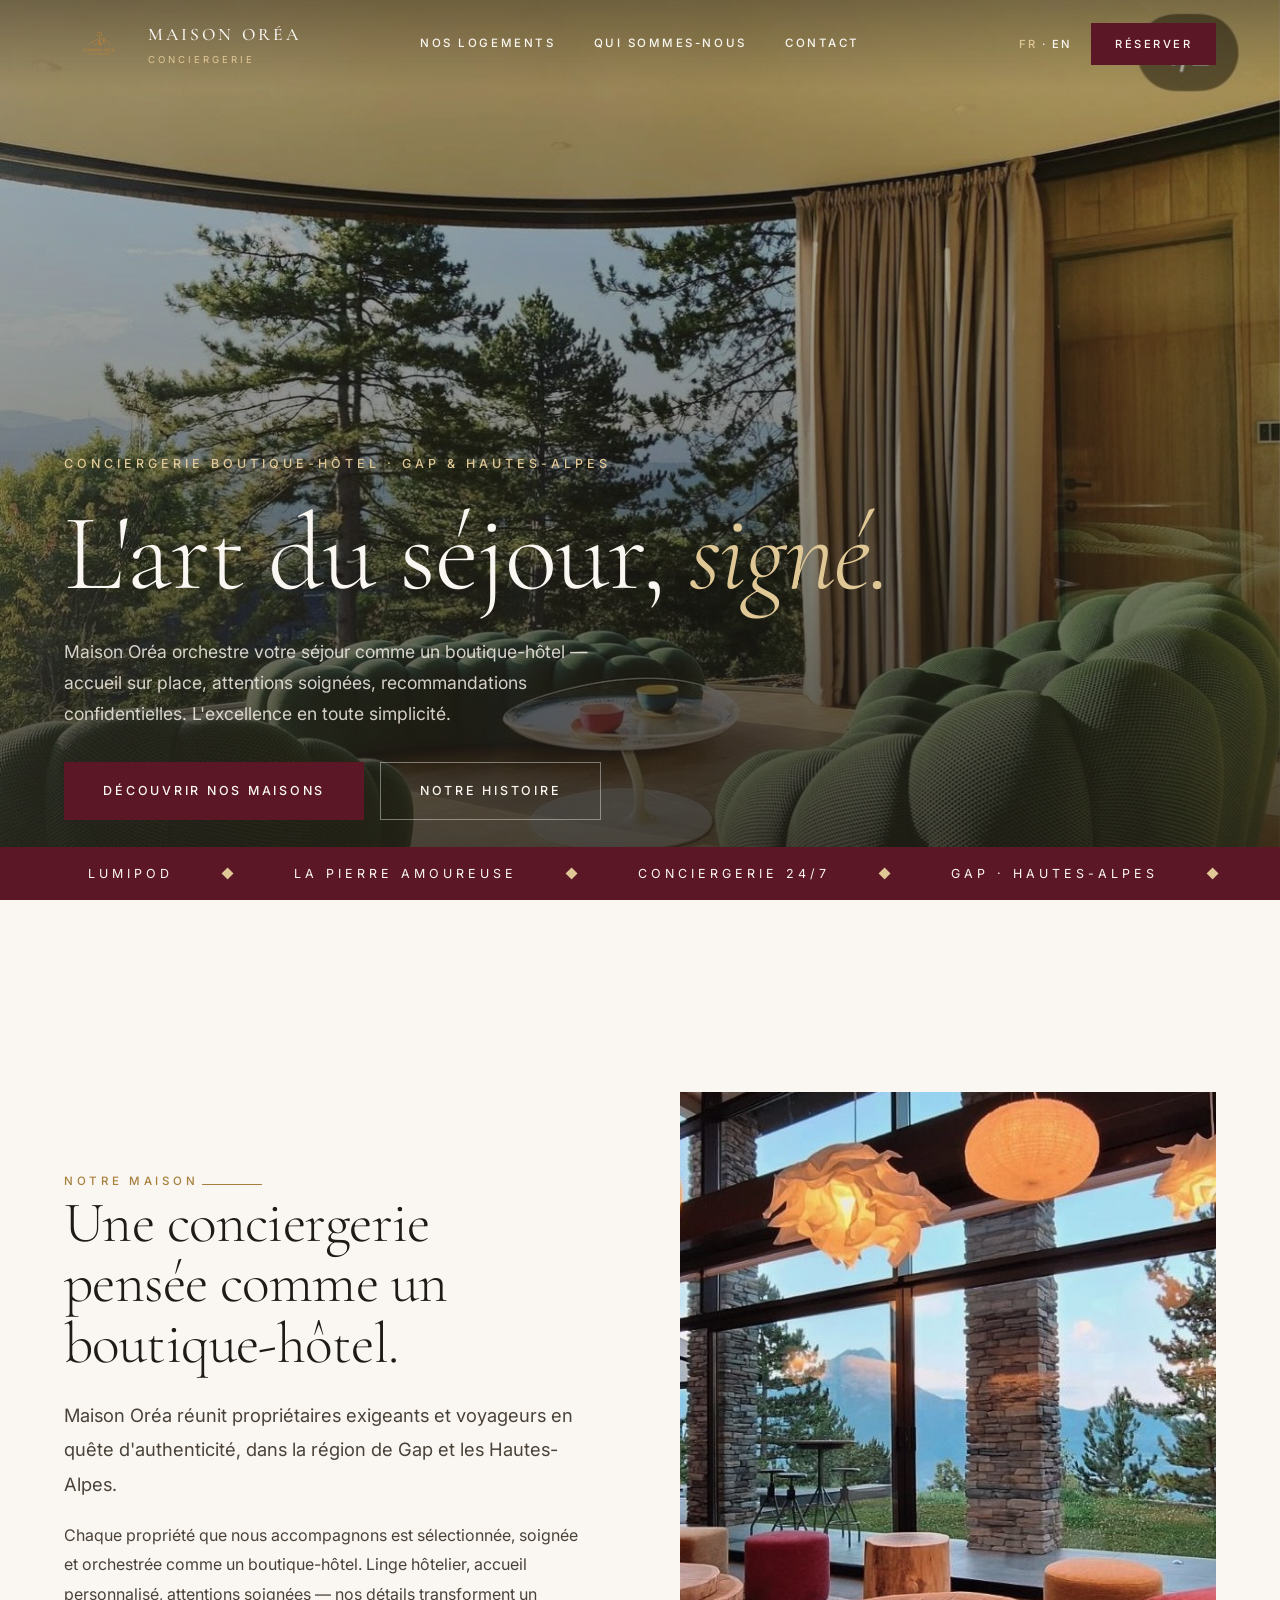
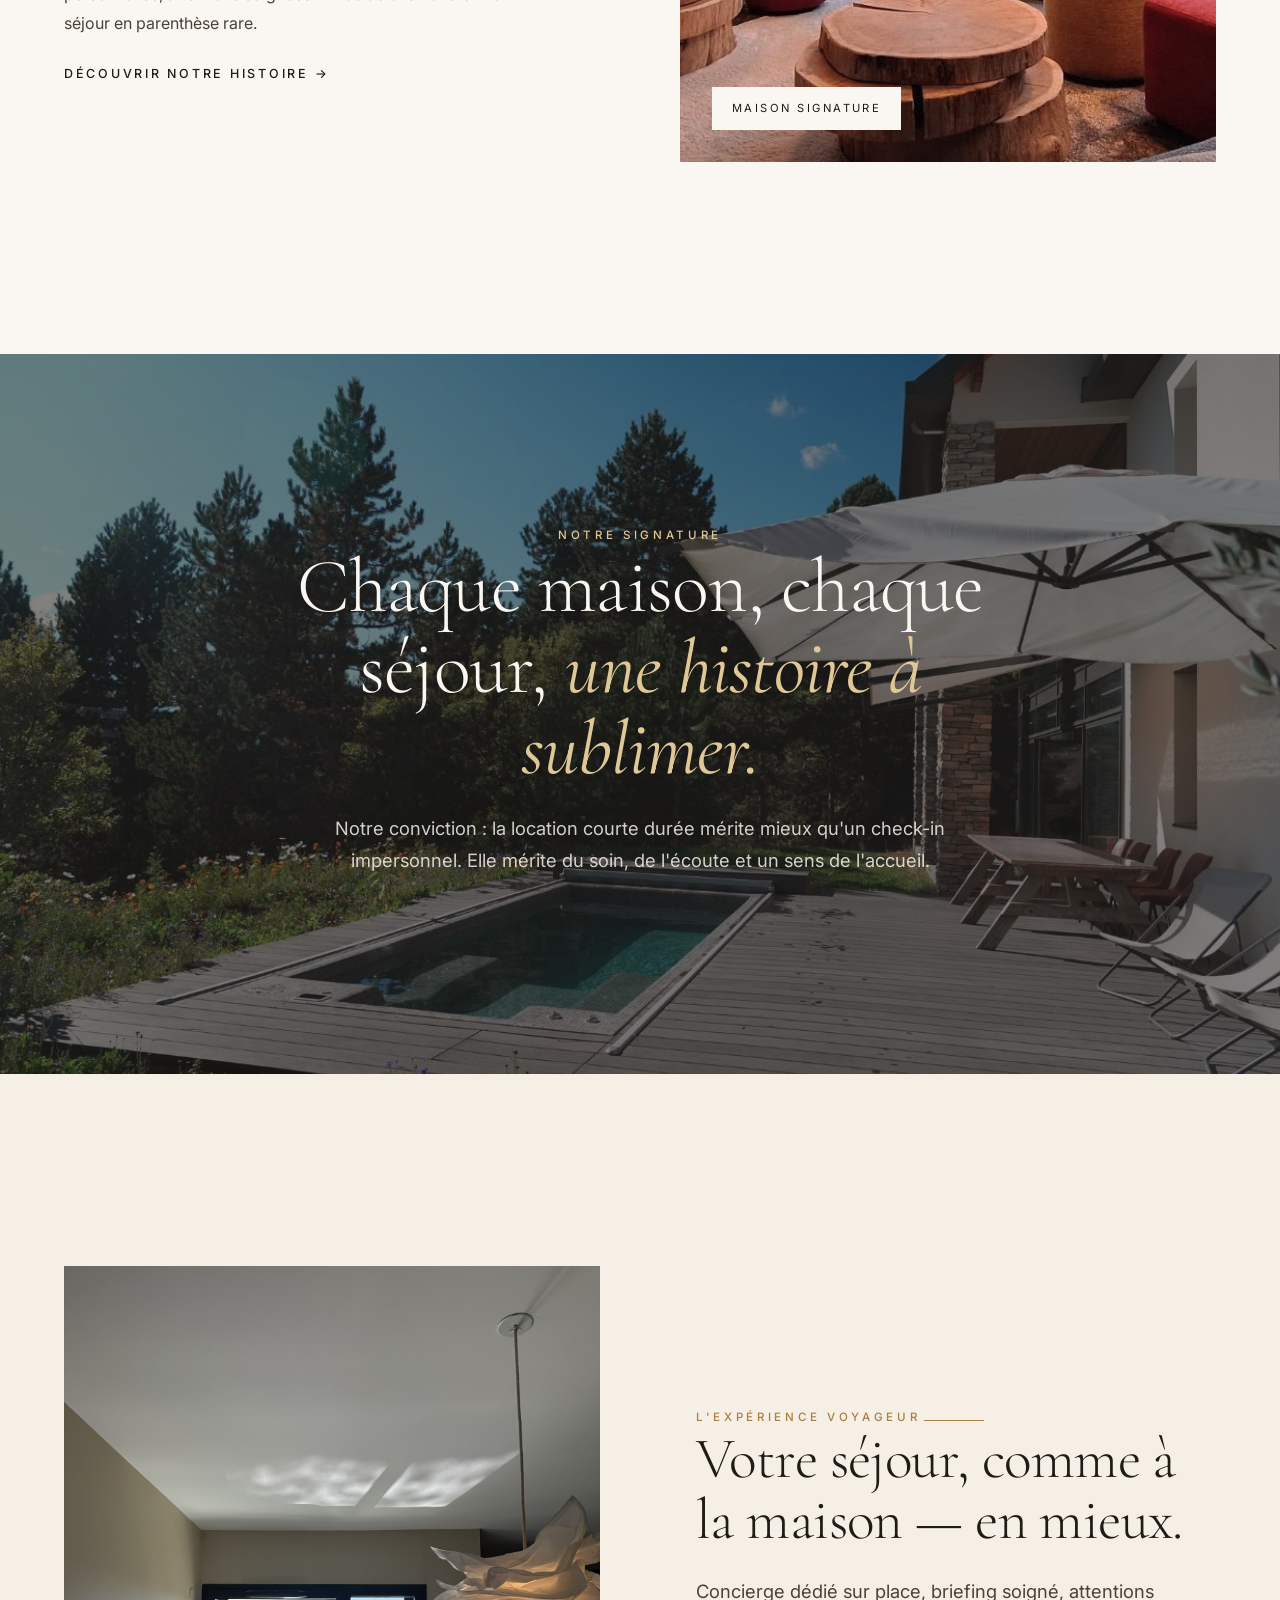
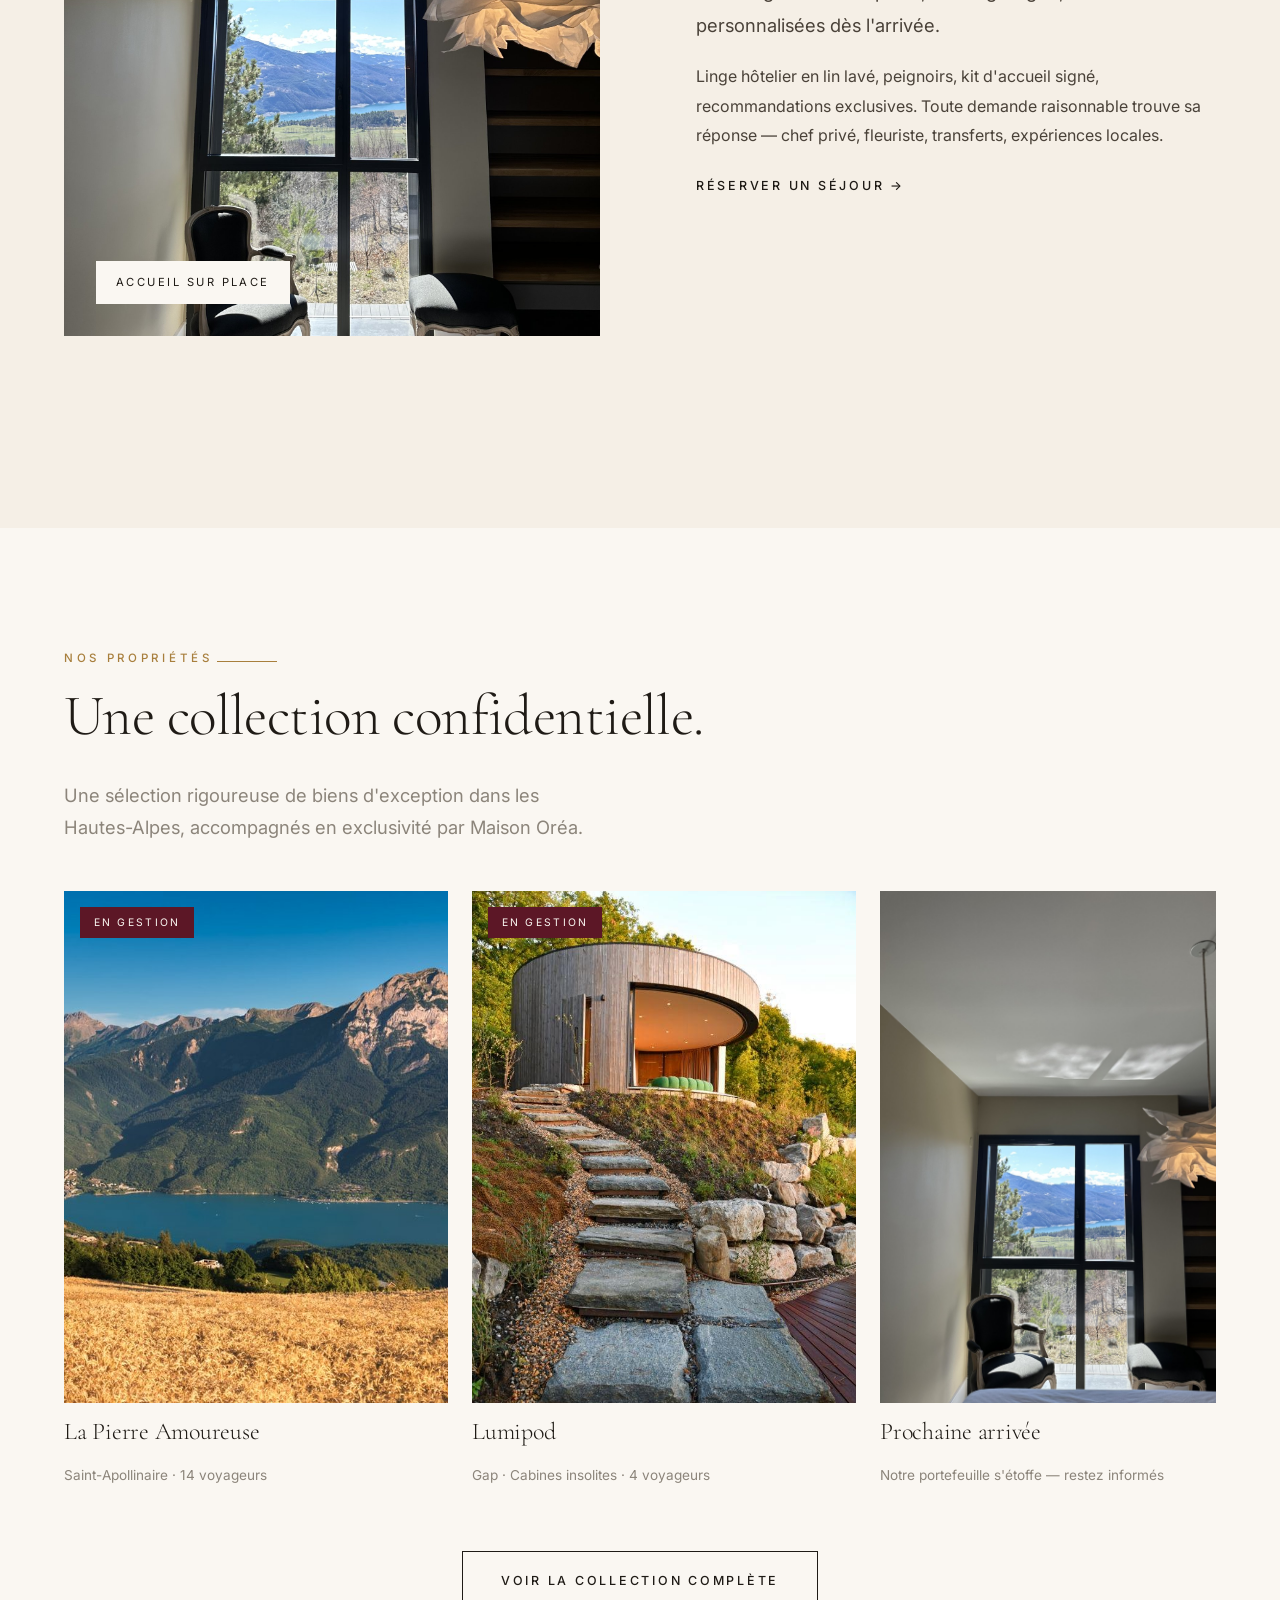
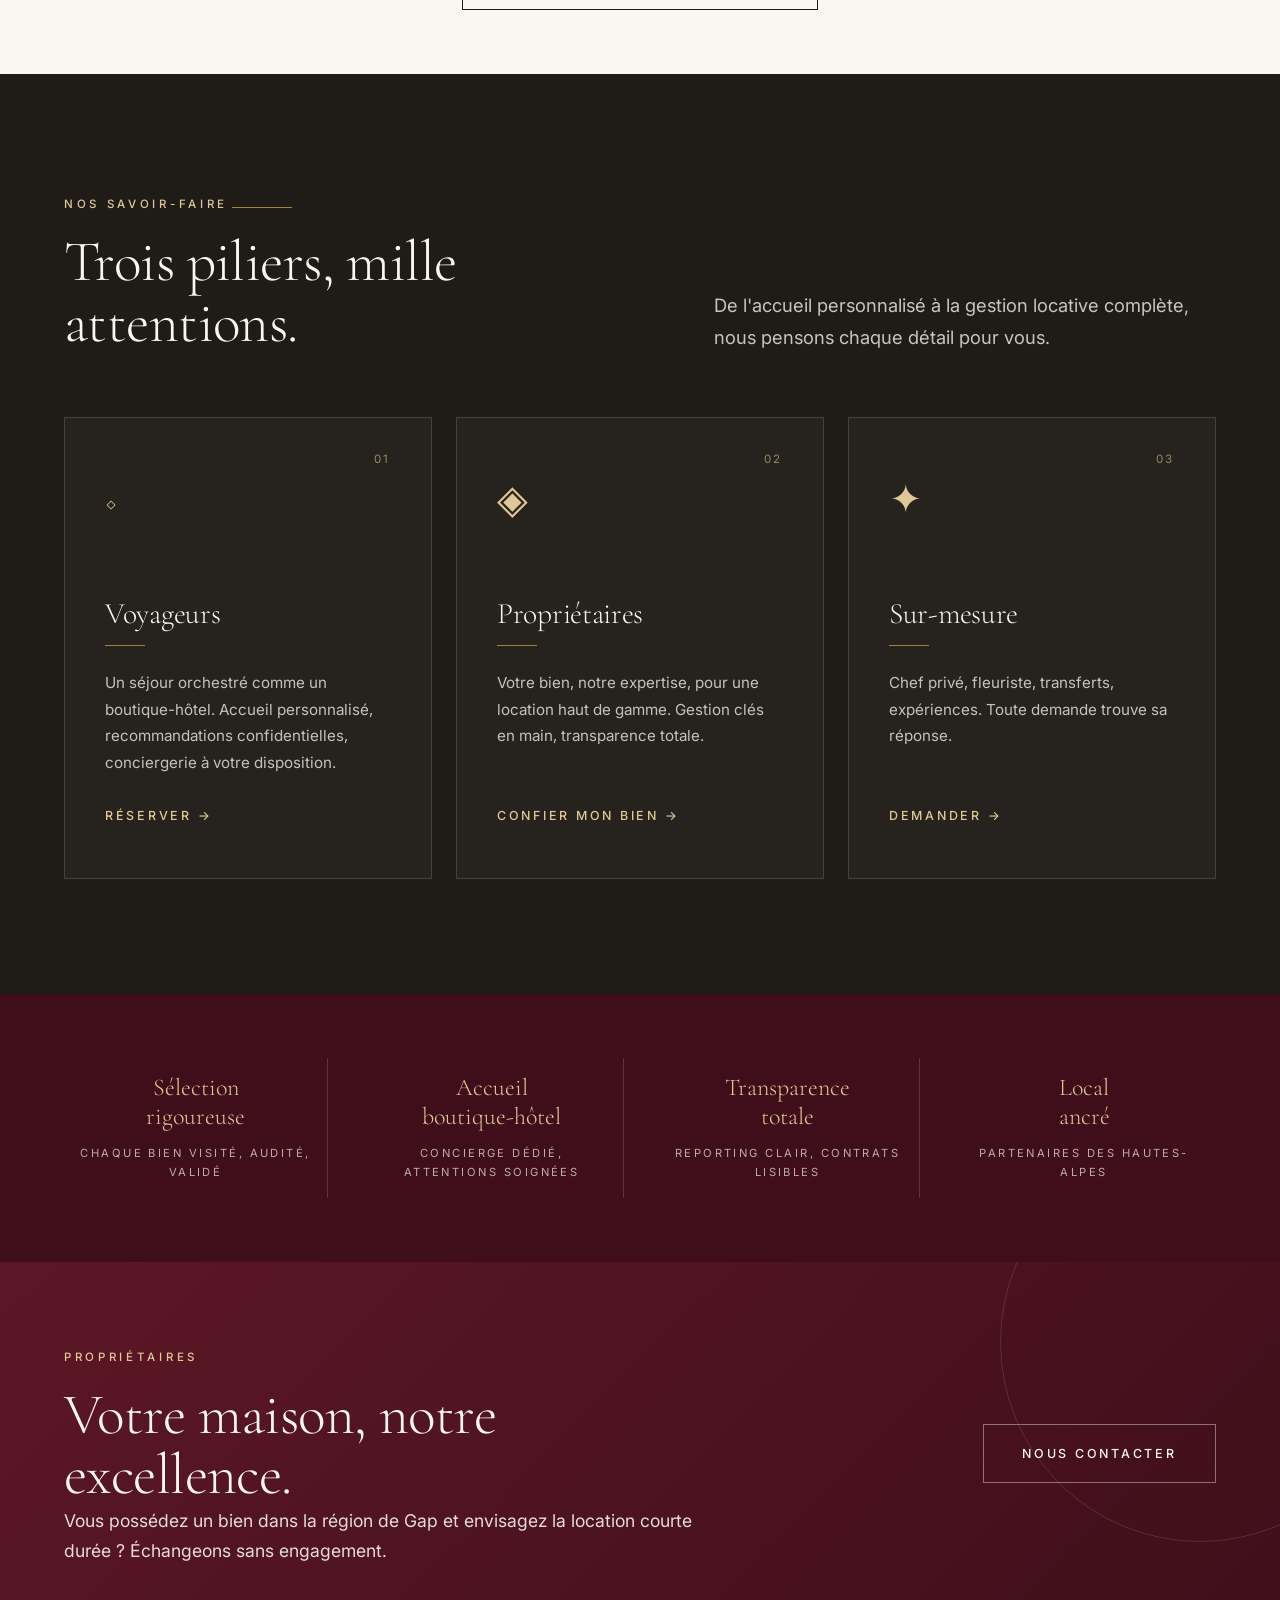
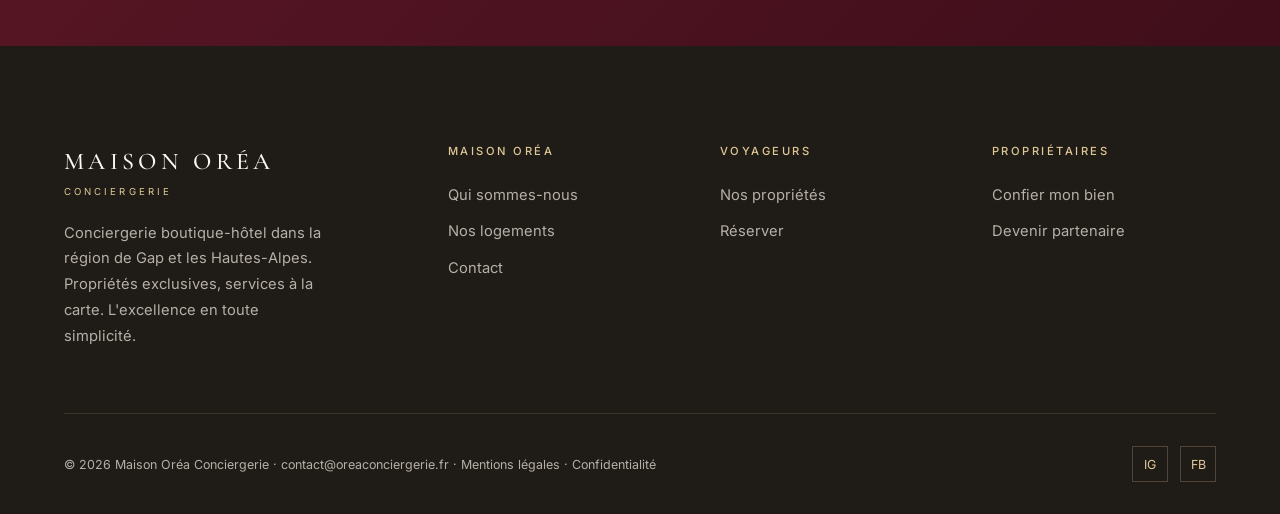
<file: index.html>
<!DOCTYPE html>
<html lang="fr">
<head>
<meta charset="UTF-8">
<meta name="viewport" content="width=device-width, initial-scale=1.0">
<title>Maison Oréa — Conciergerie boutique-hôtel · Hautes-Alpes</title>
<meta name="description" content="Conciergerie boutique-hôtel dans la région de Gap. Logements d'exception, accueil hôtelier, services à la carte.">
<meta name="theme-color" content="#5C1726">
<link rel="icon" type="image/png" href="assets/img/logo.png">
<link rel="preconnect" href="https://fonts.googleapis.com"><link rel="preconnect" href="https://fonts.gstatic.com" crossorigin>
<link href="https://fonts.googleapis.com/css2?family=Cormorant+Garamond:ital,wght@0,300;0,400;0,500;0,600;1,400&family=Inter:wght@300;400;500;600&display=swap" rel="stylesheet">
<link rel="stylesheet" href="assets/css/style.css">
</head>
<body>

<!-- HEADER -->
<header class="site-header">
  <div class="nav-row">
    <a href="index.html" class="brand">
      <img src="assets/img/logo.png" alt="Maison Oréa">
      <span><span class="brand-name">MAISON ORÉA</span><span class="brand-tag">Conciergerie</span></span>
    </a>
    <nav class="main-nav">
      <a href="logements.html">Nos logements</a>
      <a href="a-propos.html">Qui sommes-nous</a>
      <a href="contact.html">Contact</a>
    </nav>
    <div class="header-actions">
      <span class="lang-toggle"><span class="active">FR</span> · EN</span>
      <a href="contact.html" class="btn-header">Réserver</a>
      <button class="menu-toggle" aria-label="Menu"><span></span><span></span><span></span></button>
    </div>
  </div>
</header>
<nav class="mobile-nav">
  <a href="index.html">Accueil</a>
  <a href="logements.html">Nos logements</a>
  <a href="a-propos.html">Qui sommes-nous</a>
  <a href="contact.html">Contact</a>
  <a href="contact.html" class="mobile-cta">Nous contacter</a>
</nav>

<!-- HERO immersif -->
<section class="hero">
  <div class="hero-bg"><img src="assets/img/michel-hero.jpg" alt="Maison Oréa" fetchpriority="high"></div>
  <div class="hero-content">
    <span class="eyebrow hero-eyebrow">Conciergerie boutique-hôtel · Gap & Hautes-Alpes</span>
    <h1 class="hero-title">L'art du séjour, <em>signé.</em></h1>
    <div class="hero-row">
      <p class="hero-desc">Maison Oréa orchestre votre séjour comme un boutique-hôtel — accueil sur place, attentions soignées, recommandations confidentielles. L'excellence en toute simplicité.</p>
      <div></div>
    </div>
    <div class="hero-actions">
      <a href="logements.html" class="btn btn-primary">Découvrir nos maisons</a>
      <a href="a-propos.html" class="btn btn-ghost light">Notre histoire</a>
    </div>
  </div>
  <div class="hero-marquee">
    <div class="hero-marquee-track">
      <span>Lumipod</span><span class="sep">◆</span>
      <span>La Pierre Amoureuse</span><span class="sep">◆</span>
      <span>Conciergerie 24/7</span><span class="sep">◆</span>
      <span>Gap · Hautes-Alpes</span><span class="sep">◆</span>
      <span>Lumipod</span><span class="sep">◆</span>
      <span>La Pierre Amoureuse</span><span class="sep">◆</span>
      <span>Conciergerie 24/7</span><span class="sep">◆</span>
      <span>Gap · Hautes-Alpes</span><span class="sep">◆</span>
    </div>
  </div>
</section>

<!-- ÉDITORIAL ALTERNANT 1 -->
<section>
  <div class="container">
    <div class="editorial-block fade-up">
      <div class="editorial-text">
        <span class="eyebrow">Notre maison</span>
        <span class="divider"></span>
        <h2>Une conciergerie pensée comme un boutique-hôtel.</h2>
        <p class="lead">Maison Oréa réunit propriétaires exigeants et voyageurs en quête d'authenticité, dans la région de Gap et les Hautes-Alpes.</p>
        <p>Chaque propriété que nous accompagnons est sélectionnée, soignée et orchestrée comme un boutique-hôtel. Linge hôtelier, accueil personnalisé, attentions soignées — nos détails transforment un séjour en parenthèse rare.</p>
        <a href="a-propos.html" class="link-arrow">Découvrir notre histoire →</a>
      </div>
      <div class="editorial-image">
        <img src="assets/img/josiane-2.jpg" alt="Intérieur Maison Oréa" loading="lazy">
        <div class="caption">Maison signature</div>
      </div>
    </div>
  </div>
</section>

<!-- FULLBLEED quote -->
<section class="fullbleed">
  <div class="fullbleed-bg"><img src="assets/img/josiane-hero.jpg" alt="" loading="lazy"></div>
  <div class="fullbleed-content">
    <span class="eyebrow light">Notre signature</span>
    <h2>Chaque maison, chaque séjour, <span class="italic">une histoire à sublimer.</span></h2>
    <p>Notre conviction : la location courte durée mérite mieux qu'un check-in impersonnel. Elle mérite du soin, de l'écoute et un sens de l'accueil.</p>
  </div>
</section>

<!-- ÉDITORIAL ALTERNANT 2 (reverse) -->
<section style="background: var(--creme);">
  <div class="container">
    <div class="editorial-block reverse fade-up">
      <div class="editorial-text">
        <span class="eyebrow">L'expérience voyageur</span>
        <span class="divider"></span>
        <h2>Votre séjour, comme à la maison — en mieux.</h2>
        <p class="lead">Concierge dédié sur place, briefing soigné, attentions personnalisées dès l'arrivée.</p>
        <p>Linge hôtelier en lin lavé, peignoirs, kit d'accueil signé, recommandations exclusives. Toute demande raisonnable trouve sa réponse — chef privé, fleuriste, transferts, expériences locales.</p>
        <a href="logements.html" class="link-arrow">Réserver un séjour →</a>
      </div>
      <div class="editorial-image">
        <img src="assets/img/josiane-5.jpg" alt="Accueil voyageur" loading="lazy">
        <div class="caption">Accueil sur place</div>
      </div>
    </div>
  </div>
</section>

<!-- LOOKBOOK logements -->
<section style="background: var(--blanc); padding-bottom: 4rem;">
  <div class="container-wide">
    <div class="lookbook-head fade-up">
      <div>
        <span class="eyebrow">Nos propriétés</span>
        <span class="divider"></span>
        <h2 style="margin-top: 1rem;">Une collection confidentielle.</h2>
      </div>
      <p class="lead muted" style="max-width: 44ch;">Une sélection rigoureuse de biens d'exception dans les Hautes-Alpes, accompagnés en exclusivité par Maison Oréa.</p>
    </div>
    <div class="h-scroll">
      <article class="h-scroll-card">
        <div class="pos">
          <span class="badge">En gestion</span>
          <div class="img-wrap"><img src="assets/img/josiane-1.jpg" alt="La Pierre Amoureuse" loading="lazy"></div>
        </div>
        <h3>La Pierre Amoureuse</h3>
        <div class="meta">Saint-Apollinaire · 14 voyageurs</div>
      </article>
      <article class="h-scroll-card">
        <div class="pos">
          <span class="badge">En gestion</span>
          <div class="img-wrap"><img src="assets/img/michel-1.jpg" alt="Lumipod" loading="lazy"></div>
        </div>
        <h3>Lumipod</h3>
        <div class="meta">Gap · Cabines insolites · 4 voyageurs</div>
      </article>
      <article class="h-scroll-card">
        <div class="pos">
          <div class="img-wrap"><img src="assets/img/josiane-5.jpg" alt="Bientôt" loading="lazy"></div>
        </div>
        <h3>Prochaine arrivée</h3>
        <div class="meta">Notre portefeuille s'étoffe — restez informés</div>
      </article>
      <article class="h-scroll-card">
        <div class="pos">
          <div class="img-wrap"><img src="assets/img/extra-m-c72d4d.jpg" alt="Bientôt" loading="lazy"></div>
        </div>
        <h3>Vous êtes propriétaire ?</h3>
        <div class="meta">Confiez votre bien à Maison Oréa</div>
      </article>
    </div>
    <div style="text-align: center; margin-top: 3rem;"><a href="logements.html" class="btn btn-ghost">Voir la collection complète</a></div>
  </div>
</section>

<!-- SERVICES sombres -->
<section class="dark">
  <div class="container">
    <div style="display: grid; grid-template-columns: 1.2fr 1fr; gap: 3rem; align-items: end; margin-bottom: 4rem;" class="fade-up">
      <div>
        <span class="eyebrow light">Nos savoir-faire</span>
        <span class="divider"></span>
        <h2 style="margin-top: 1rem;">Trois piliers, mille attentions.</h2>
      </div>
      <p class="lead">De l'accueil personnalisé à la gestion locative complète, nous pensons chaque détail pour vous.</p>
    </div>
    <div class="services-grid">
      <article class="service-card fade-up">
        <span class="num">01</span>
        <span class="icon">◇</span>
        <h3>Voyageurs</h3>
        <span class="div-line"></span>
        <p>Un séjour orchestré comme un boutique-hôtel. Accueil personnalisé, recommandations confidentielles, conciergerie à votre disposition.</p>
        <span class="more"><a href="logements.html" class="link-arrow light">Réserver →</a></span>
      </article>
      <article class="service-card fade-up">
        <span class="num">02</span>
        <span class="icon">◈</span>
        <h3>Propriétaires</h3>
        <span class="div-line"></span>
        <p>Votre bien, notre expertise, pour une location haut de gamme. Gestion clés en main, transparence totale.</p>
        <span class="more"><a href="contact.html" class="link-arrow light">Confier mon bien →</a></span>
      </article>
      <article class="service-card fade-up">
        <span class="num">03</span>
        <span class="icon">✦</span>
        <h3>Sur-mesure</h3>
        <span class="div-line"></span>
        <p>Chef privé, fleuriste, transferts, expériences. Toute demande trouve sa réponse.</p>
        <span class="more"><a href="contact.html" class="link-arrow light">Demander →</a></span>
      </article>
    </div>
  </div>
</section>

<!-- RIBBON valeurs -->
<section class="ribbon">
  <div class="container">
    <div class="ribbon-grid fade-up">
      <div class="ribbon-item"><div class="label">Sélection<br>rigoureuse</div><div class="desc">Chaque bien visité, audité, validé</div></div>
      <div class="ribbon-item"><div class="label">Accueil<br>boutique-hôtel</div><div class="desc">Concierge dédié, attentions soignées</div></div>
      <div class="ribbon-item"><div class="label">Transparence<br>totale</div><div class="desc">Reporting clair, contrats lisibles</div></div>
      <div class="ribbon-item"><div class="label">Local<br>ancré</div><div class="desc">Partenaires des Hautes-Alpes</div></div>
    </div>
  </div>
</section>

<!-- CTA -->
<section class="cta-band">
  <div class="container">
    <div class="cta-band-grid">
      <div>
        <span class="eyebrow light">Propriétaires</span>
        <h2 style="margin-top: 1rem;">Votre maison, notre excellence.</h2>
        <p>Vous possédez un bien dans la région de Gap et envisagez la location courte durée ? Échangeons sans engagement.</p>
      </div>
      <div class="actions">
        <a href="contact.html" class="btn btn-ghost light">Nous contacter</a>
      </div>
    </div>
  </div>
</section>

<!-- FOOTER -->
<footer class="site-footer">
  <div class="container">
    <div class="footer-grid">
      <div class="footer-brand">
        <span class="brand-name">MAISON ORÉA</span><span class="brand-tag">Conciergerie</span>
        <p>Conciergerie boutique-hôtel dans la région de Gap et les Hautes-Alpes. Propriétés exclusives, services à la carte. L'excellence en toute simplicité.</p>
      </div>
      <div class="footer-col"><h5>Maison Oréa</h5><ul><li><a href="a-propos.html">Qui sommes-nous</a></li><li><a href="logements.html">Nos logements</a></li><li><a href="contact.html">Contact</a></li></ul></div>
      <div class="footer-col"><h5>Voyageurs</h5><ul><li><a href="logements.html">Nos propriétés</a></li><li><a href="contact.html">Réserver</a></li></ul></div>
      <div class="footer-col"><h5>Propriétaires</h5><ul><li><a href="contact.html">Confier mon bien</a></li><li><a href="contact.html">Devenir partenaire</a></li></ul></div>
    </div>
    <div class="footer-bottom">
      <div>© 2026 Maison Oréa Conciergerie · contact@oreaconciergerie.fr · Mentions légales · Confidentialité</div>
      <div class="social"><a href="https://www.instagram.com/oreaconciergerie" target="_blank" rel="noopener">IG</a><a href="#">FB</a></div>
    </div>
  </div>
</footer>

<script src="assets/js/app.js"></script>
</body>
</html>
</file>
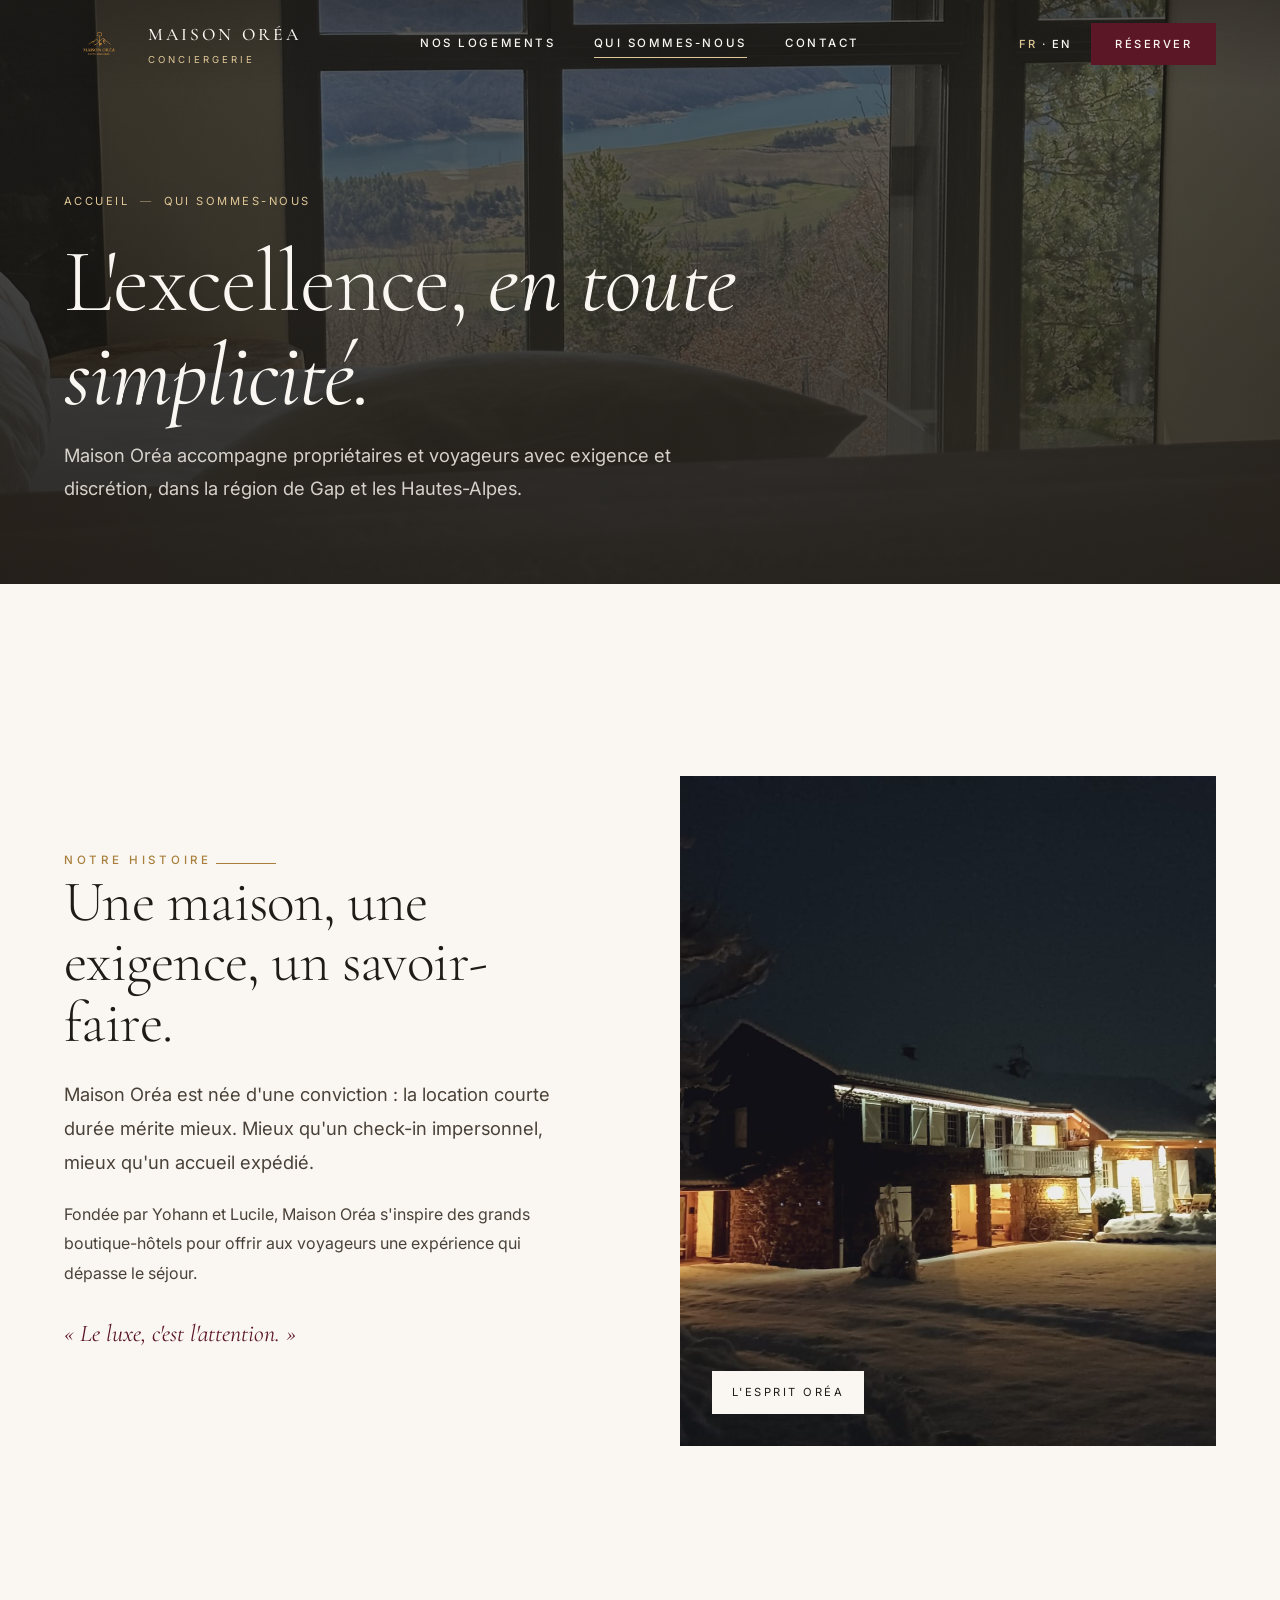
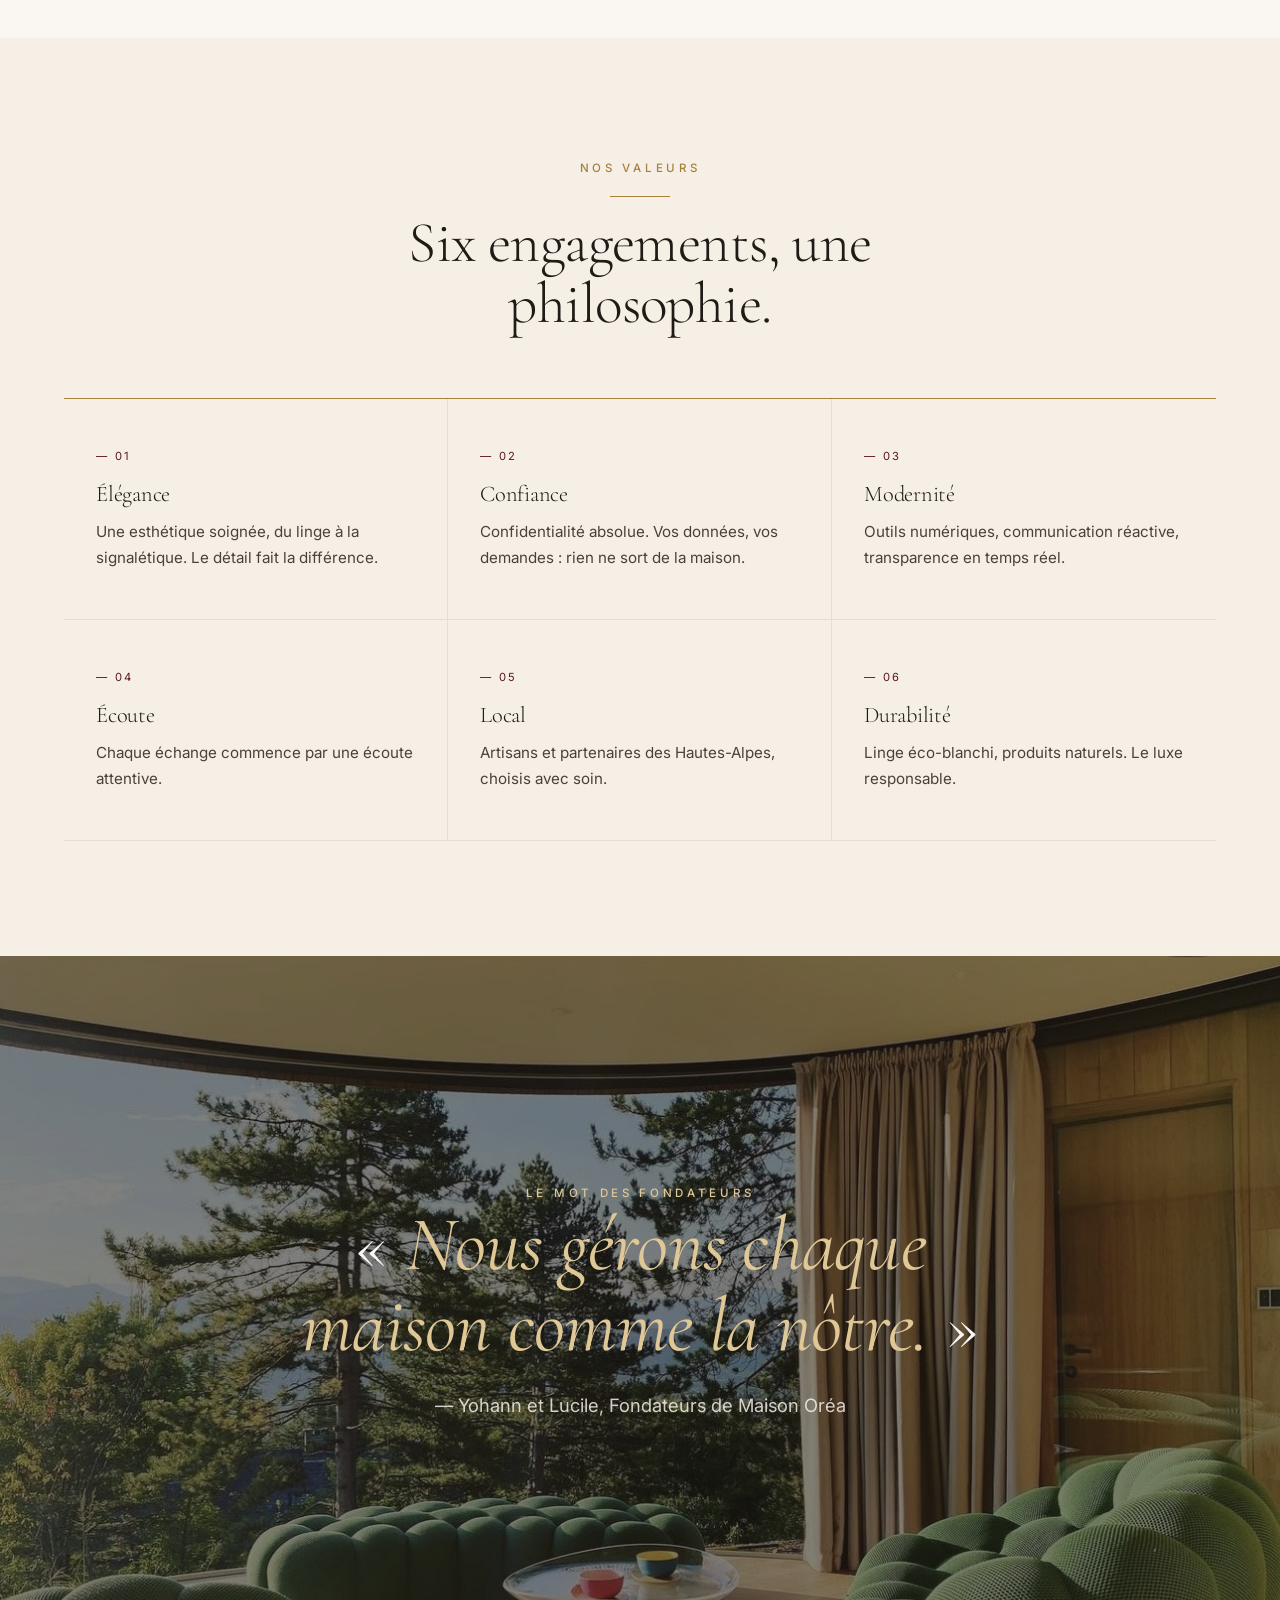
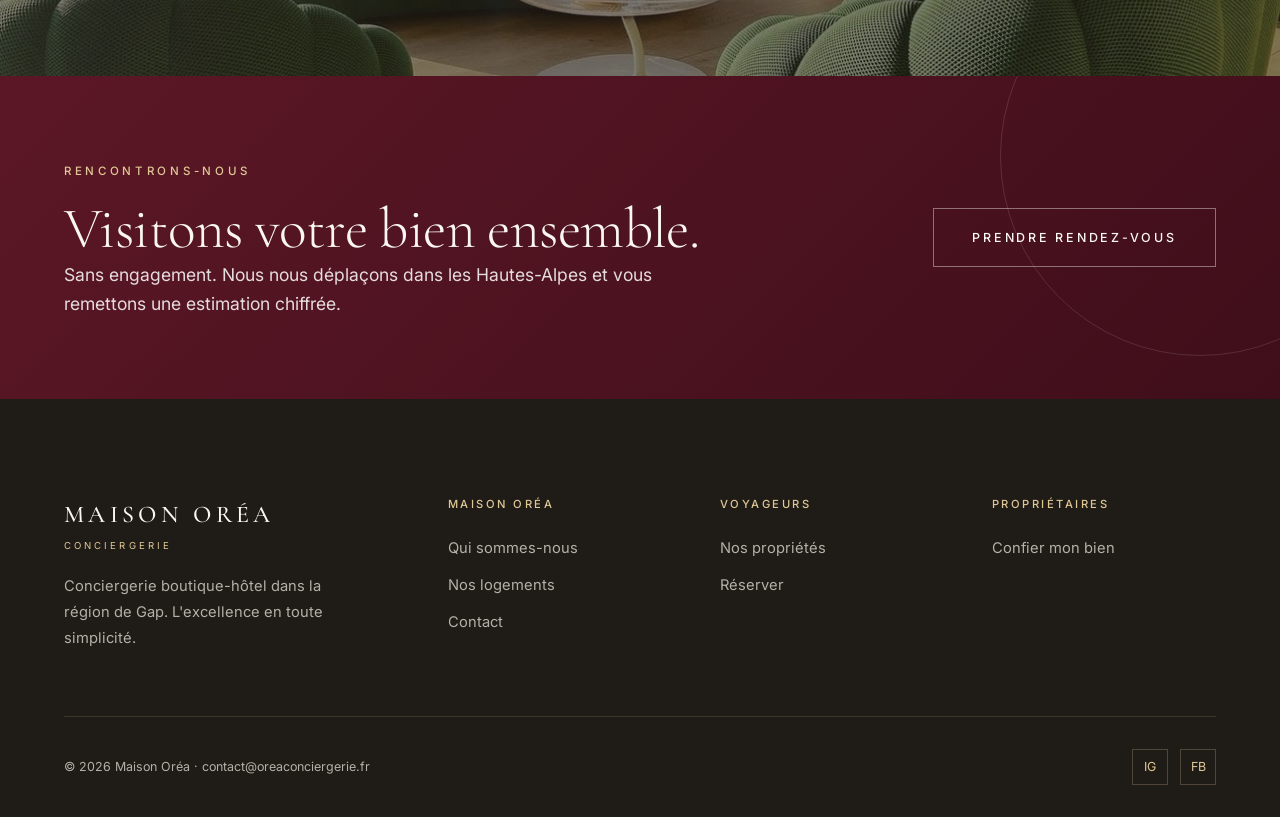
<file: a-propos.html>
<!DOCTYPE html>
<html lang="fr">
<head>
<meta charset="UTF-8">
<meta name="viewport" content="width=device-width, initial-scale=1.0">
<title>Qui sommes-nous — Maison Oréa</title>
<link rel="icon" type="image/png" href="assets/img/logo.png">
<link rel="preconnect" href="https://fonts.googleapis.com"><link rel="preconnect" href="https://fonts.gstatic.com" crossorigin>
<link href="https://fonts.googleapis.com/css2?family=Cormorant+Garamond:ital,wght@0,300;0,400;0,500;0,600;1,400&family=Inter:wght@300;400;500;600&display=swap" rel="stylesheet">
<link rel="stylesheet" href="assets/css/style.css">
</head>
<body>

<header class="site-header scrolled" style="position: sticky;">
  <div class="nav-row">
    <a href="index.html" class="brand"><img src="assets/img/logo.png" alt="Maison Oréa"><span><span class="brand-name">MAISON ORÉA</span><span class="brand-tag">Conciergerie</span></span></a>
    <nav class="main-nav"><a href="logements.html">Nos logements</a><a href="a-propos.html" class="active">Qui sommes-nous</a><a href="contact.html">Contact</a></nav>
    <div class="header-actions"><span class="lang-toggle"><span class="active">FR</span> · EN</span><a href="contact.html" class="btn-header">Réserver</a><button class="menu-toggle"><span></span><span></span><span></span></button></div>
  </div>
</header>
<nav class="mobile-nav"><a href="index.html">Accueil</a><a href="logements.html">Nos logements</a><a href="a-propos.html">Qui sommes-nous</a><a href="contact.html">Contact</a><a href="contact.html" class="mobile-cta">Nous contacter</a></nav>

<section class="page-hero" style="margin-top: -88px;">
  <div class="page-hero-bg"><img src="assets/img/josiane-7.jpg" alt=""></div>
  <div class="page-hero-content">
    <div class="breadcrumb"><a href="index.html">Accueil</a><span class="sep">—</span><span>Qui sommes-nous</span></div>
    <h1>L'excellence, <em class="italic">en toute simplicité.</em></h1>
    <p class="lead">Maison Oréa accompagne propriétaires et voyageurs avec exigence et discrétion, dans la région de Gap et les Hautes-Alpes.</p>
  </div>
</section>

<section>
  <div class="container">
    <div class="editorial-block fade-up">
      <div class="editorial-text">
        <span class="eyebrow">Notre histoire</span>
        <span class="divider"></span>
        <h2>Une maison, une exigence, un savoir-faire.</h2>
        <p class="lead">Maison Oréa est née d'une conviction : la location courte durée mérite mieux. Mieux qu'un check-in impersonnel, mieux qu'un accueil expédié.</p>
        <p>Fondée par Yohann et Lucile, Maison Oréa s'inspire des grands boutique-hôtels pour offrir aux voyageurs une expérience qui dépasse le séjour.</p>
        <p class="italic" style="color: var(--bordeaux); font-size: 1.5rem; margin-top: 1.5rem;">« Le luxe, c'est l'attention. »</p>
      </div>
      <div class="editorial-image">
        <img src="assets/img/extra-m-a532fa.jpg" alt="Maison Oréa" loading="lazy">
        <div class="caption">L'esprit Oréa</div>
      </div>
    </div>
  </div>
</section>

<section style="background: var(--creme);">
  <div class="container">
    <div style="text-align: center; max-width: 720px; margin: 0 auto 4rem;" class="fade-up">
      <span class="eyebrow">Nos valeurs</span>
      <span class="divider divider-center" style="margin-block: 1rem;"></span>
      <h2>Six engagements, une philosophie.</h2>
    </div>
    <div style="display: grid; grid-template-columns: repeat(3, 1fr); gap: 0; border-top: 1px solid var(--or);">
      <div style="padding: 3rem 2rem; border-right: 1px solid var(--bordure); border-bottom: 1px solid var(--bordure);"><div style="color: var(--bordeaux); font-size: 0.7rem; letter-spacing: 0.22em; margin-bottom: 1rem;">— 01</div><h4>Élégance</h4><p style="margin-top: 0.85rem; color: var(--argile); font-size: 0.95rem;">Une esthétique soignée, du linge à la signalétique. Le détail fait la différence.</p></div>
      <div style="padding: 3rem 2rem; border-right: 1px solid var(--bordure); border-bottom: 1px solid var(--bordure);"><div style="color: var(--bordeaux); font-size: 0.7rem; letter-spacing: 0.22em; margin-bottom: 1rem;">— 02</div><h4>Confiance</h4><p style="margin-top: 0.85rem; color: var(--argile); font-size: 0.95rem;">Confidentialité absolue. Vos données, vos demandes : rien ne sort de la maison.</p></div>
      <div style="padding: 3rem 2rem; border-bottom: 1px solid var(--bordure);"><div style="color: var(--bordeaux); font-size: 0.7rem; letter-spacing: 0.22em; margin-bottom: 1rem;">— 03</div><h4>Modernité</h4><p style="margin-top: 0.85rem; color: var(--argile); font-size: 0.95rem;">Outils numériques, communication réactive, transparence en temps réel.</p></div>
      <div style="padding: 3rem 2rem; border-right: 1px solid var(--bordure); border-bottom: 1px solid var(--bordure);"><div style="color: var(--bordeaux); font-size: 0.7rem; letter-spacing: 0.22em; margin-bottom: 1rem;">— 04</div><h4>Écoute</h4><p style="margin-top: 0.85rem; color: var(--argile); font-size: 0.95rem;">Chaque échange commence par une écoute attentive.</p></div>
      <div style="padding: 3rem 2rem; border-right: 1px solid var(--bordure); border-bottom: 1px solid var(--bordure);"><div style="color: var(--bordeaux); font-size: 0.7rem; letter-spacing: 0.22em; margin-bottom: 1rem;">— 05</div><h4>Local</h4><p style="margin-top: 0.85rem; color: var(--argile); font-size: 0.95rem;">Artisans et partenaires des Hautes-Alpes, choisis avec soin.</p></div>
      <div style="padding: 3rem 2rem; border-bottom: 1px solid var(--bordure);"><div style="color: var(--bordeaux); font-size: 0.7rem; letter-spacing: 0.22em; margin-bottom: 1rem;">— 06</div><h4>Durabilité</h4><p style="margin-top: 0.85rem; color: var(--argile); font-size: 0.95rem;">Linge éco-blanchi, produits naturels. Le luxe responsable.</p></div>
    </div>
  </div>
</section>

<section class="fullbleed">
  <div class="fullbleed-bg"><img src="assets/img/michel-hero.jpg" alt="" loading="lazy"></div>
  <div class="fullbleed-content">
    <span class="eyebrow light">Le mot des fondateurs</span>
    <h2>« <span class="italic">Nous gérons chaque maison comme la nôtre.</span> »</h2>
    <p>— Yohann et Lucile, Fondateurs de Maison Oréa</p>
  </div>
</section>

<section class="cta-band">
  <div class="container">
    <div class="cta-band-grid">
      <div><span class="eyebrow light">Rencontrons-nous</span><h2 style="margin-top: 1rem;">Visitons votre bien ensemble.</h2><p>Sans engagement. Nous nous déplaçons dans les Hautes-Alpes et vous remettons une estimation chiffrée.</p></div>
      <div class="actions"><a href="contact.html" class="btn btn-ghost light">Prendre rendez-vous</a></div>
    </div>
  </div>
</section>

<footer class="site-footer">
  <div class="container">
    <div class="footer-grid">
      <div class="footer-brand"><span class="brand-name">MAISON ORÉA</span><span class="brand-tag">Conciergerie</span><p>Conciergerie boutique-hôtel dans la région de Gap. L'excellence en toute simplicité.</p></div>
      <div class="footer-col"><h5>Maison Oréa</h5><ul><li><a href="a-propos.html">Qui sommes-nous</a></li><li><a href="logements.html">Nos logements</a></li><li><a href="contact.html">Contact</a></li></ul></div>
      <div class="footer-col"><h5>Voyageurs</h5><ul><li><a href="logements.html">Nos propriétés</a></li><li><a href="contact.html">Réserver</a></li></ul></div>
      <div class="footer-col"><h5>Propriétaires</h5><ul><li><a href="contact.html">Confier mon bien</a></li></ul></div>
    </div>
    <div class="footer-bottom"><div>© 2026 Maison Oréa · contact@oreaconciergerie.fr</div><div class="social"><a href="#">IG</a><a href="#">FB</a></div></div>
  </div>
</footer>
<script src="assets/js/app.js"></script>
</body>
</html>
</file>
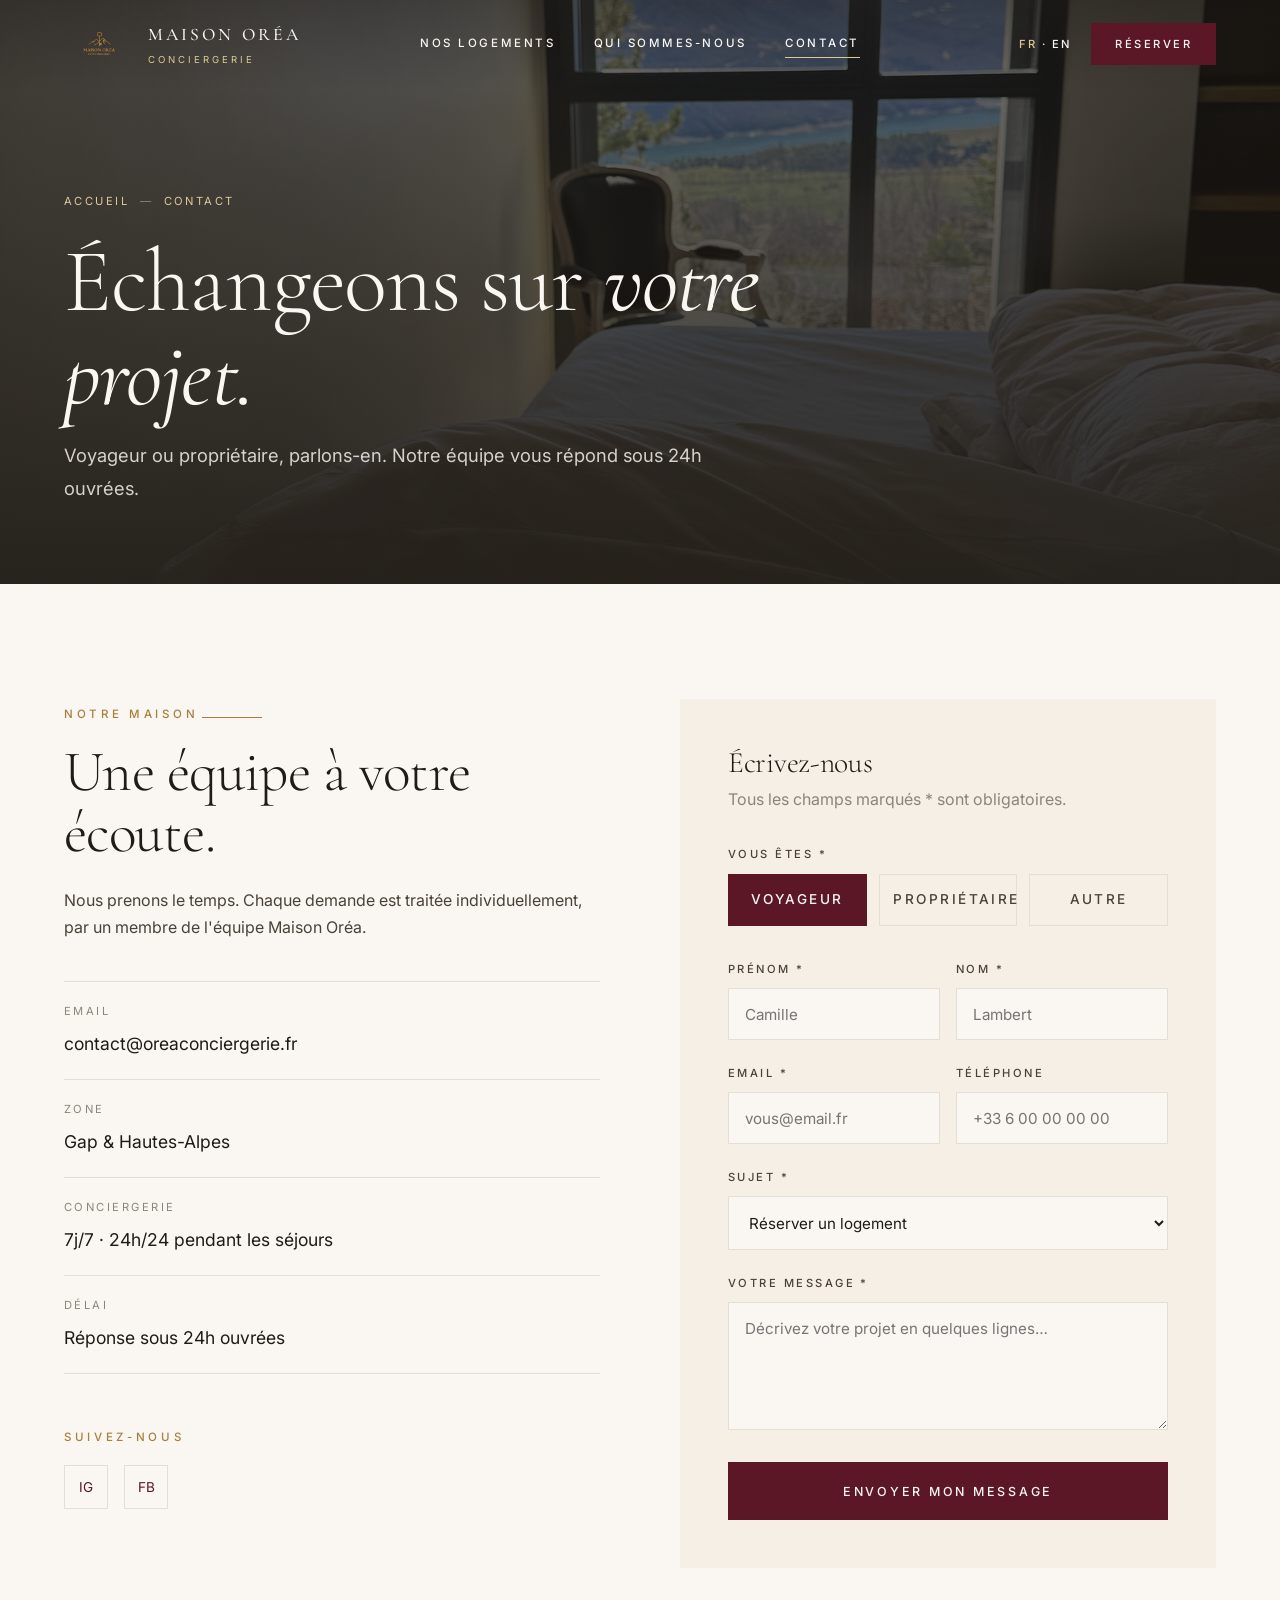
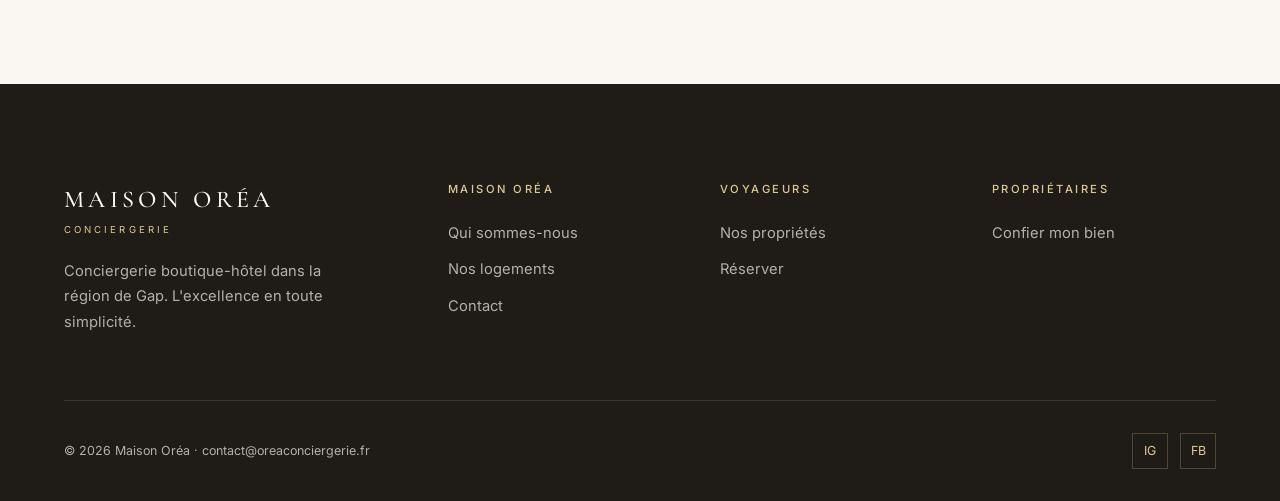
<file: contact.html>
<!DOCTYPE html>
<html lang="fr">
<head>
<meta charset="UTF-8">
<meta name="viewport" content="width=device-width, initial-scale=1.0">
<title>Contact — Maison Oréa</title>
<link rel="icon" type="image/png" href="assets/img/logo.png">
<link rel="preconnect" href="https://fonts.googleapis.com"><link rel="preconnect" href="https://fonts.gstatic.com" crossorigin>
<link href="https://fonts.googleapis.com/css2?family=Cormorant+Garamond:ital,wght@0,300;0,400;0,500;0,600;1,400&family=Inter:wght@300;400;500;600&display=swap" rel="stylesheet">
<link rel="stylesheet" href="assets/css/style.css">
</head>
<body>

<header class="site-header scrolled" style="position: sticky;">
  <div class="nav-row">
    <a href="index.html" class="brand"><img src="assets/img/logo.png" alt="Maison Oréa"><span><span class="brand-name">MAISON ORÉA</span><span class="brand-tag">Conciergerie</span></span></a>
    <nav class="main-nav"><a href="logements.html">Nos logements</a><a href="a-propos.html">Qui sommes-nous</a><a href="contact.html" class="active">Contact</a></nav>
    <div class="header-actions"><span class="lang-toggle"><span class="active">FR</span> · EN</span><a href="contact.html" class="btn-header">Réserver</a><button class="menu-toggle"><span></span><span></span><span></span></button></div>
  </div>
</header>
<nav class="mobile-nav"><a href="index.html">Accueil</a><a href="logements.html">Nos logements</a><a href="a-propos.html">Qui sommes-nous</a><a href="contact.html">Contact</a><a href="contact.html" class="mobile-cta">Nous contacter</a></nav>

<section class="page-hero" style="margin-top: -88px; min-height: 50vh;">
  <div class="page-hero-bg"><img src="assets/img/josiane-6.jpg" alt=""></div>
  <div class="page-hero-content">
    <div class="breadcrumb"><a href="index.html">Accueil</a><span class="sep">—</span><span>Contact</span></div>
    <h1>Échangeons sur <em class="italic">votre projet.</em></h1>
    <p class="lead">Voyageur ou propriétaire, parlons-en. Notre équipe vous répond sous 24h ouvrées.</p>
  </div>
</section>

<section>
  <div class="container">
    <div style="display: grid; grid-template-columns: 1fr 1fr; gap: 5rem; align-items: start;">
      <div class="fade-up">
        <span class="eyebrow">Notre maison</span>
        <span class="divider"></span>
        <h2 style="margin-top: 1rem; margin-bottom: 1.5rem;">Une équipe à votre écoute.</h2>
        <p style="margin-bottom: 2.5rem;">Nous prenons le temps. Chaque demande est traitée individuellement, par un membre de l'équipe Maison Oréa.</p>

        <div style="border-top: 1px solid var(--bordure); padding: 1.25rem 0;">
          <div style="font-size: 0.7rem; letter-spacing: 0.22em; color: var(--pierre); text-transform: uppercase; margin-bottom: 0.5rem;">Email</div>
          <div style="font-size: 1.1rem; color: var(--charbon);">contact@oreaconciergerie.fr</div>
        </div>
        <div style="border-top: 1px solid var(--bordure); padding: 1.25rem 0;">
          <div style="font-size: 0.7rem; letter-spacing: 0.22em; color: var(--pierre); text-transform: uppercase; margin-bottom: 0.5rem;">Zone</div>
          <div style="font-size: 1.1rem; color: var(--charbon);">Gap & Hautes-Alpes</div>
        </div>
        <div style="border-top: 1px solid var(--bordure); padding: 1.25rem 0;">
          <div style="font-size: 0.7rem; letter-spacing: 0.22em; color: var(--pierre); text-transform: uppercase; margin-bottom: 0.5rem;">Conciergerie</div>
          <div style="font-size: 1.1rem; color: var(--charbon);">7j/7 · 24h/24 pendant les séjours</div>
        </div>
        <div style="border-top: 1px solid var(--bordure); border-bottom: 1px solid var(--bordure); padding: 1.25rem 0;">
          <div style="font-size: 0.7rem; letter-spacing: 0.22em; color: var(--pierre); text-transform: uppercase; margin-bottom: 0.5rem;">Délai</div>
          <div style="font-size: 1.1rem; color: var(--charbon);">Réponse sous 24h ouvrées</div>
        </div>

        <div style="margin-top: 3rem;">
          <span class="eyebrow">Suivez-nous</span>
          <div style="display: flex; gap: 1rem; margin-top: 1rem;">
            <a href="https://www.instagram.com/oreaconciergerie" target="_blank" rel="noopener" style="width: 44px; height: 44px; border: 1px solid var(--bordure); display: inline-flex; align-items: center; justify-content: center; color: var(--bordeaux); font-size: 0.85rem; transition: all 0.3s var(--ease);">IG</a>
            <a href="#" style="width: 44px; height: 44px; border: 1px solid var(--bordure); display: inline-flex; align-items: center; justify-content: center; color: var(--bordeaux); font-size: 0.85rem; transition: all 0.3s var(--ease);">FB</a>
          </div>
        </div>
      </div>

      <div class="form fade-up">
        <h3 style="margin-bottom: 0.5rem;">Écrivez-nous</h3>
        <p class="muted" style="margin-bottom: 2rem;">Tous les champs marqués * sont obligatoires.</p>

        <div class="field">
          <label>Vous êtes *</label>
          <div style="display: flex; gap: 0.75rem; flex-wrap: wrap;">
            <label style="flex: 1; min-width: 130px; cursor: pointer;"><input type="radio" name="t" checked style="display: none;"><span style="display: block; padding: 0.85rem; border: 1px solid var(--bordure); text-align: center; font-size: 0.85rem; background: var(--bordeaux); color: var(--blanc); border-color: var(--bordeaux);">Voyageur</span></label>
            <label style="flex: 1; min-width: 130px; cursor: pointer;"><input type="radio" name="t" style="display: none;"><span style="display: block; padding: 0.85rem; border: 1px solid var(--bordure); text-align: center; font-size: 0.85rem;">Propriétaire</span></label>
            <label style="flex: 1; min-width: 130px; cursor: pointer;"><input type="radio" name="t" style="display: none;"><span style="display: block; padding: 0.85rem; border: 1px solid var(--bordure); text-align: center; font-size: 0.85rem;">Autre</span></label>
          </div>
        </div>

        <div class="field-row">
          <div class="field"><label>Prénom *</label><input type="text" placeholder="Camille"></div>
          <div class="field"><label>Nom *</label><input type="text" placeholder="Lambert"></div>
        </div>
        <div class="field-row">
          <div class="field"><label>Email *</label><input type="email" placeholder="vous@email.fr"></div>
          <div class="field"><label>Téléphone</label><input type="tel" placeholder="+33 6 00 00 00 00"></div>
        </div>
        <div class="field"><label>Sujet *</label><select><option>Réserver un logement</option><option>Confier mon bien</option><option>Demande sur-mesure</option><option>Autre</option></select></div>
        <div class="field"><label>Votre message *</label><textarea rows="5" placeholder="Décrivez votre projet en quelques lignes…"></textarea></div>

        <button class="btn btn-primary" style="width: 100%; justify-content: center;">Envoyer mon message</button>
      </div>
    </div>
  </div>
</section>

<footer class="site-footer">
  <div class="container">
    <div class="footer-grid">
      <div class="footer-brand"><span class="brand-name">MAISON ORÉA</span><span class="brand-tag">Conciergerie</span><p>Conciergerie boutique-hôtel dans la région de Gap. L'excellence en toute simplicité.</p></div>
      <div class="footer-col"><h5>Maison Oréa</h5><ul><li><a href="a-propos.html">Qui sommes-nous</a></li><li><a href="logements.html">Nos logements</a></li><li><a href="contact.html">Contact</a></li></ul></div>
      <div class="footer-col"><h5>Voyageurs</h5><ul><li><a href="logements.html">Nos propriétés</a></li><li><a href="contact.html">Réserver</a></li></ul></div>
      <div class="footer-col"><h5>Propriétaires</h5><ul><li><a href="contact.html">Confier mon bien</a></li></ul></div>
    </div>
    <div class="footer-bottom"><div>© 2026 Maison Oréa · contact@oreaconciergerie.fr</div><div class="social"><a href="#">IG</a><a href="#">FB</a></div></div>
  </div>
</footer>
<script src="assets/js/app.js"></script>
</body>
</html>
</file>
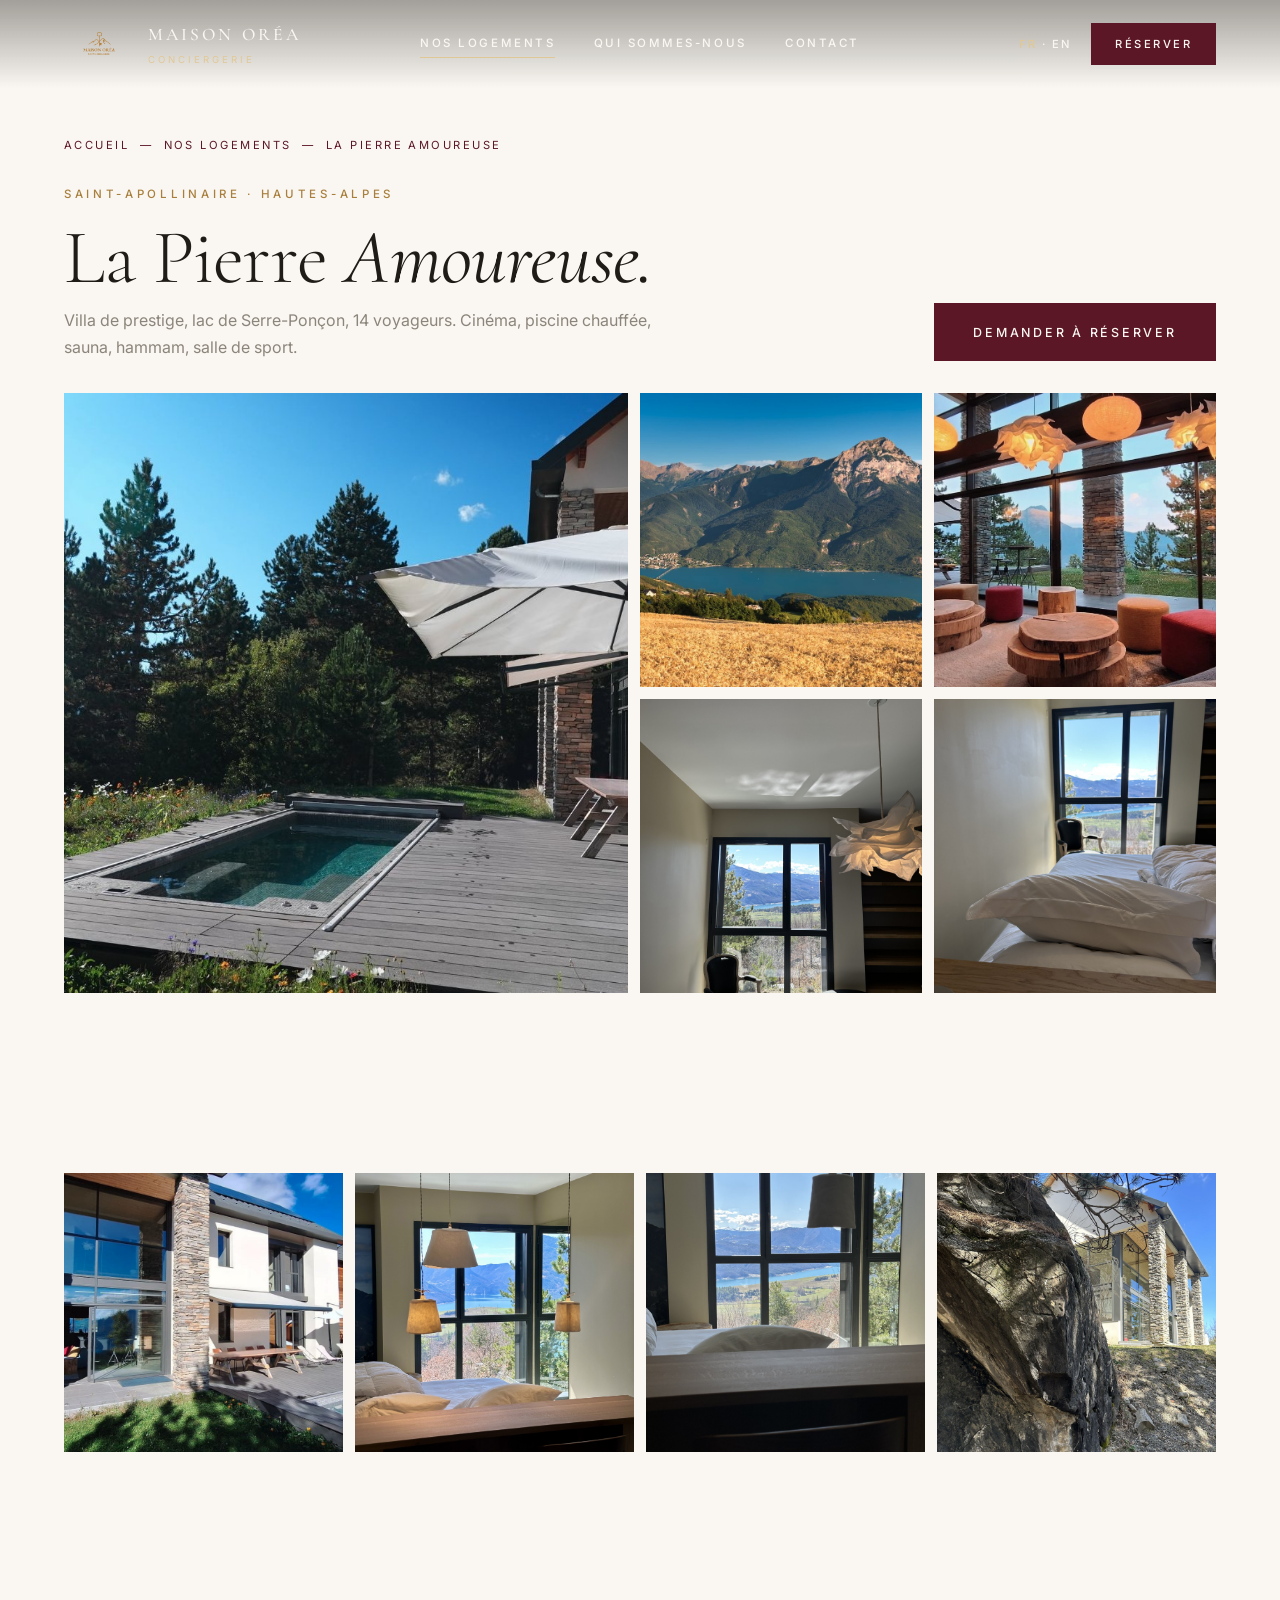
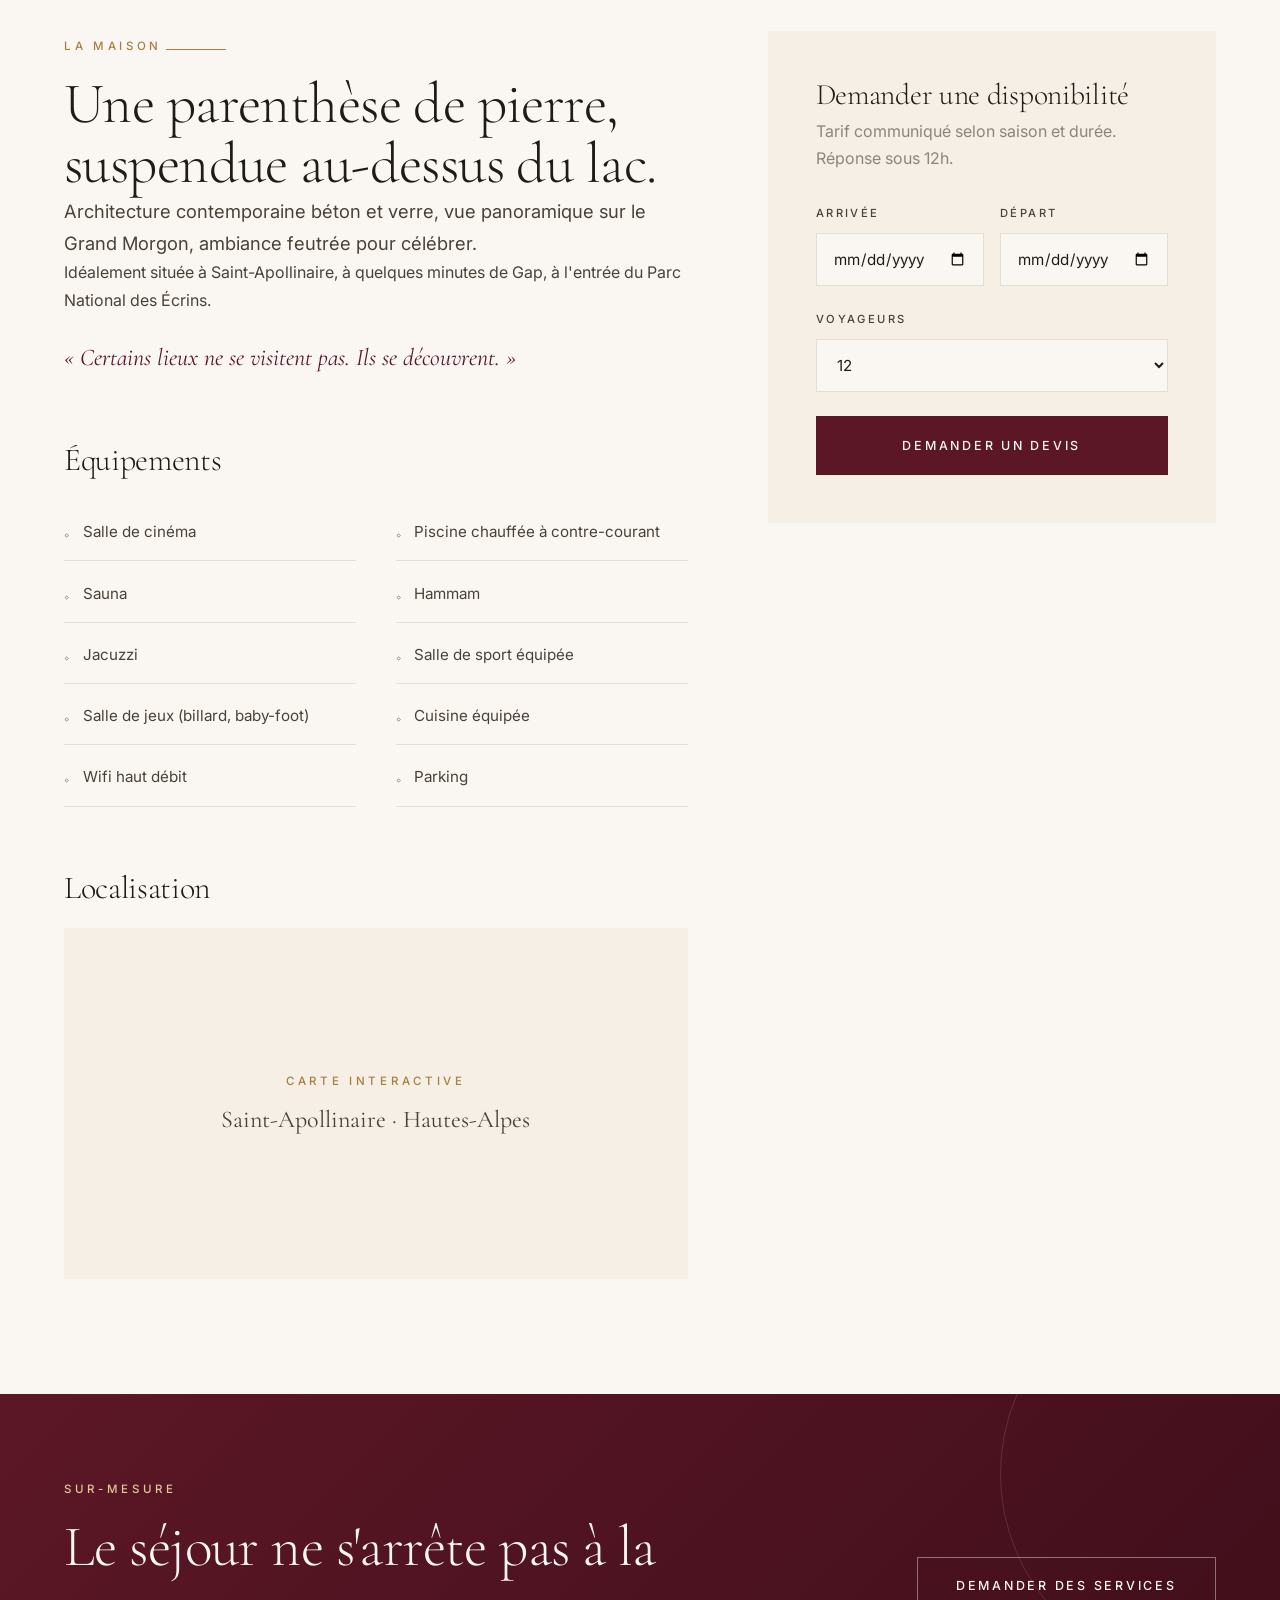
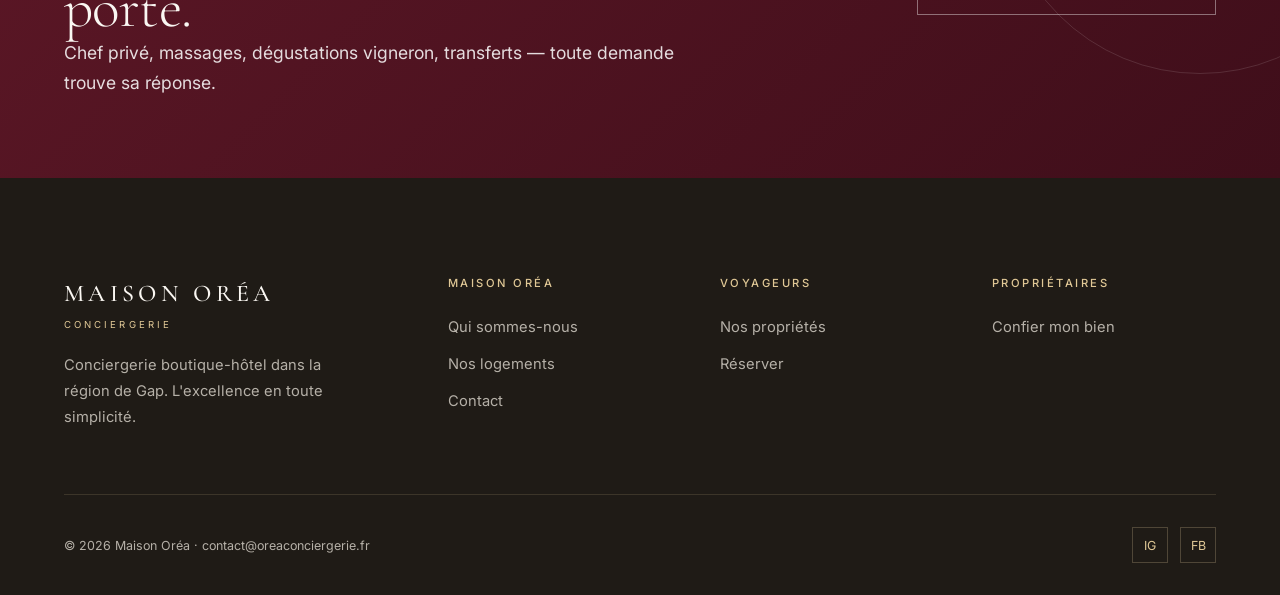
<file: logement-pierre-amoureuse.html>
<!DOCTYPE html>
<html lang="fr">
<head>
<meta charset="UTF-8">
<meta name="viewport" content="width=device-width, initial-scale=1.0">
<title>La Pierre Amoureuse — Maison Oréa</title>
<link rel="icon" type="image/png" href="assets/img/logo.png">
<link rel="preconnect" href="https://fonts.googleapis.com"><link rel="preconnect" href="https://fonts.gstatic.com" crossorigin>
<link href="https://fonts.googleapis.com/css2?family=Cormorant+Garamond:ital,wght@0,300;0,400;0,500;0,600;1,400&family=Inter:wght@300;400;500;600&display=swap" rel="stylesheet">
<link rel="stylesheet" href="assets/css/style.css">
</head>
<body>

<header class="site-header scrolled" style="position: sticky;">
  <div class="nav-row">
    <a href="index.html" class="brand"><img src="assets/img/logo.png" alt="Maison Oréa"><span><span class="brand-name">MAISON ORÉA</span><span class="brand-tag">Conciergerie</span></span></a>
    <nav class="main-nav"><a href="logements.html" class="active">Nos logements</a><a href="a-propos.html">Qui sommes-nous</a><a href="contact.html">Contact</a></nav>
    <div class="header-actions"><span class="lang-toggle"><span class="active">FR</span> · EN</span><a href="contact.html" class="btn-header">Réserver</a><button class="menu-toggle"><span></span><span></span><span></span></button></div>
  </div>
</header>
<nav class="mobile-nav"><a href="index.html">Accueil</a><a href="logements.html">Nos logements</a><a href="a-propos.html">Qui sommes-nous</a><a href="contact.html">Contact</a><a href="contact.html" class="mobile-cta">Nous contacter</a></nav>

<section style="padding-top: 3rem; padding-bottom: 1rem; background: var(--blanc);">
  <div class="container-wide">
    <div style="font-size: 0.7rem; letter-spacing: 0.22em; text-transform: uppercase; color: var(--bordeaux); display: flex; gap: 0.65rem; margin-bottom: 1.5rem;">
      <a href="index.html">Accueil</a><span>—</span><a href="logements.html">Nos logements</a><span>—</span><span>La Pierre Amoureuse</span>
    </div>
    <div style="display: flex; justify-content: space-between; align-items: end; gap: 2rem; flex-wrap: wrap;">
      <div>
        <span class="eyebrow">Saint-Apollinaire · Hautes-Alpes</span>
        <h1 style="font-size: clamp(2.5rem, 6vw, 5rem); margin-top: 0.75rem;">La Pierre <em class="italic">Amoureuse.</em></h1>
        <p class="muted" style="margin-top: 0.5rem; max-width: 60ch;">Villa de prestige, lac de Serre-Ponçon, 14 voyageurs. Cinéma, piscine chauffée, sauna, hammam, salle de sport.</p>
      </div>
      <a href="contact.html" class="btn btn-primary">Demander à réserver</a>
    </div>
  </div>
</section>

<!-- Gallery -->
<section style="padding-top: 1rem;">
  <div class="container-wide">
    <div class="lodge-gallery fade-up">
      <div><img src="assets/img/josiane-hero.jpg" alt="Vue principale" loading="lazy"></div>
      <div><img src="assets/img/josiane-1.jpg" alt="Salon" loading="lazy"></div>
      <div><img src="assets/img/josiane-2.jpg" alt="Détail" loading="lazy"></div>
      <div><img src="assets/img/josiane-5.jpg" alt="Espace" loading="lazy"></div>
      <div><img src="assets/img/josiane-6.jpg" alt="Suite" loading="lazy"></div>
    </div>
  </div>
</section>
<!-- EXTRA-GALLERY-INSERTED -->
<section style="padding-block: 0 4rem;">
  <div class="container">
    <div style="display: grid; grid-template-columns: repeat(4, 1fr); gap: 0.75rem;" class="fade-up">
      <img src="assets/img/josiane-3.jpg" alt="La Pierre Amoureuse — détail" loading="lazy" style="width: 100%; aspect-ratio: 1/1; object-fit: cover;">
      <img src="assets/img/josiane-4.jpg" alt="La Pierre Amoureuse — espace" loading="lazy" style="width: 100%; aspect-ratio: 1/1; object-fit: cover;">
      <img src="assets/img/josiane-7.jpg" alt="La Pierre Amoureuse — suite" loading="lazy" style="width: 100%; aspect-ratio: 1/1; object-fit: cover;">
      <img src="assets/img/josiane-8.jpg" alt="La Pierre Amoureuse — vue" loading="lazy" style="width: 100%; aspect-ratio: 1/1; object-fit: cover;">
    </div>
  </div>
</section>


<!-- Description -->
<section>
  <div class="container">
    <div style="display: grid; grid-template-columns: 1.4fr 1fr; gap: 5rem; align-items: start;">
      <div class="fade-up">
        <span class="eyebrow">La maison</span>
        <span class="divider"></span>
        <h2 style="margin-top: 1rem;">Une parenthèse de pierre, suspendue au-dessus du lac.</h2>
        <p class="lead">Architecture contemporaine béton et verre, vue panoramique sur le Grand Morgon, ambiance feutrée pour célébrer.</p>
        <p>Idéalement située à Saint-Apollinaire, à quelques minutes de Gap, à l'entrée du Parc National des Écrins.</p>
        <p class="italic" style="color: var(--bordeaux); font-size: 1.5rem; margin-top: 1.5rem;">« Certains lieux ne se visitent pas. Ils se découvrent. »</p>

        <h3 style="margin-top: 4rem; margin-bottom: 2rem;">Équipements</h3>
        <div class="amenity-grid">
          <div class="amenity"><span>◇</span> Salle de cinéma</div>
          <div class="amenity"><span>◇</span> Piscine chauffée à contre-courant</div>
          <div class="amenity"><span>◇</span> Sauna</div>
          <div class="amenity"><span>◇</span> Hammam</div>
          <div class="amenity"><span>◇</span> Jacuzzi</div>
          <div class="amenity"><span>◇</span> Salle de sport équipée</div>
          <div class="amenity"><span>◇</span> Salle de jeux (billard, baby-foot)</div>
          <div class="amenity"><span>◇</span> Cuisine équipée</div>
          <div class="amenity"><span>◇</span> Wifi haut débit</div>
          <div class="amenity"><span>◇</span> Parking</div>
        </div>

        <h3 style="margin-top: 4rem; margin-bottom: 1.5rem;">Localisation</h3>
        <div style="background: var(--creme); aspect-ratio: 16/9; display: flex; align-items: center; justify-content: center;">
          <div style="text-align: center;">
            <div class="eyebrow" style="margin-bottom: 0.5rem;">Carte interactive</div>
            <div style="font-family: var(--serif); font-size: 1.5rem;">Saint-Apollinaire · Hautes-Alpes</div>
          </div>
        </div>
      </div>

      <div style="position: sticky; top: 6rem;">
        <div class="form fade-up">
          <h3>Demander une disponibilité</h3>
          <p class="muted" style="margin-bottom: 2rem;">Tarif communiqué selon saison et durée. Réponse sous 12h.</p>
          <div class="field-row">
            <div class="field"><label>Arrivée</label><input type="date"></div>
            <div class="field"><label>Départ</label><input type="date"></div>
          </div>
          <div class="field"><label>Voyageurs</label><select><option>2</option><option>4</option><option>8</option><option selected>12</option><option>14</option></select></div>
          <a href="contact.html" class="btn btn-primary" style="width: 100%; justify-content: center;">Demander un devis</a>
        </div>
      </div>
    </div>
  </div>
</section>

<section class="cta-band">
  <div class="container">
    <div class="cta-band-grid">
      <div><span class="eyebrow light">Sur-mesure</span><h2 style="margin-top: 1rem;">Le séjour ne s'arrête pas à la porte.</h2><p>Chef privé, massages, dégustations vigneron, transferts — toute demande trouve sa réponse.</p></div>
      <div class="actions"><a href="contact.html" class="btn btn-ghost light">Demander des services</a></div>
    </div>
  </div>
</section>

<footer class="site-footer">
  <div class="container">
    <div class="footer-grid">
      <div class="footer-brand"><span class="brand-name">MAISON ORÉA</span><span class="brand-tag">Conciergerie</span><p>Conciergerie boutique-hôtel dans la région de Gap. L'excellence en toute simplicité.</p></div>
      <div class="footer-col"><h5>Maison Oréa</h5><ul><li><a href="a-propos.html">Qui sommes-nous</a></li><li><a href="logements.html">Nos logements</a></li><li><a href="contact.html">Contact</a></li></ul></div>
      <div class="footer-col"><h5>Voyageurs</h5><ul><li><a href="logements.html">Nos propriétés</a></li><li><a href="contact.html">Réserver</a></li></ul></div>
      <div class="footer-col"><h5>Propriétaires</h5><ul><li><a href="contact.html">Confier mon bien</a></li></ul></div>
    </div>
    <div class="footer-bottom"><div>© 2026 Maison Oréa · contact@oreaconciergerie.fr</div><div class="social"><a href="#">IG</a><a href="#">FB</a></div></div>
  </div>
</footer>
<script src="assets/js/app.js"></script>
</body>
</html>
</file>
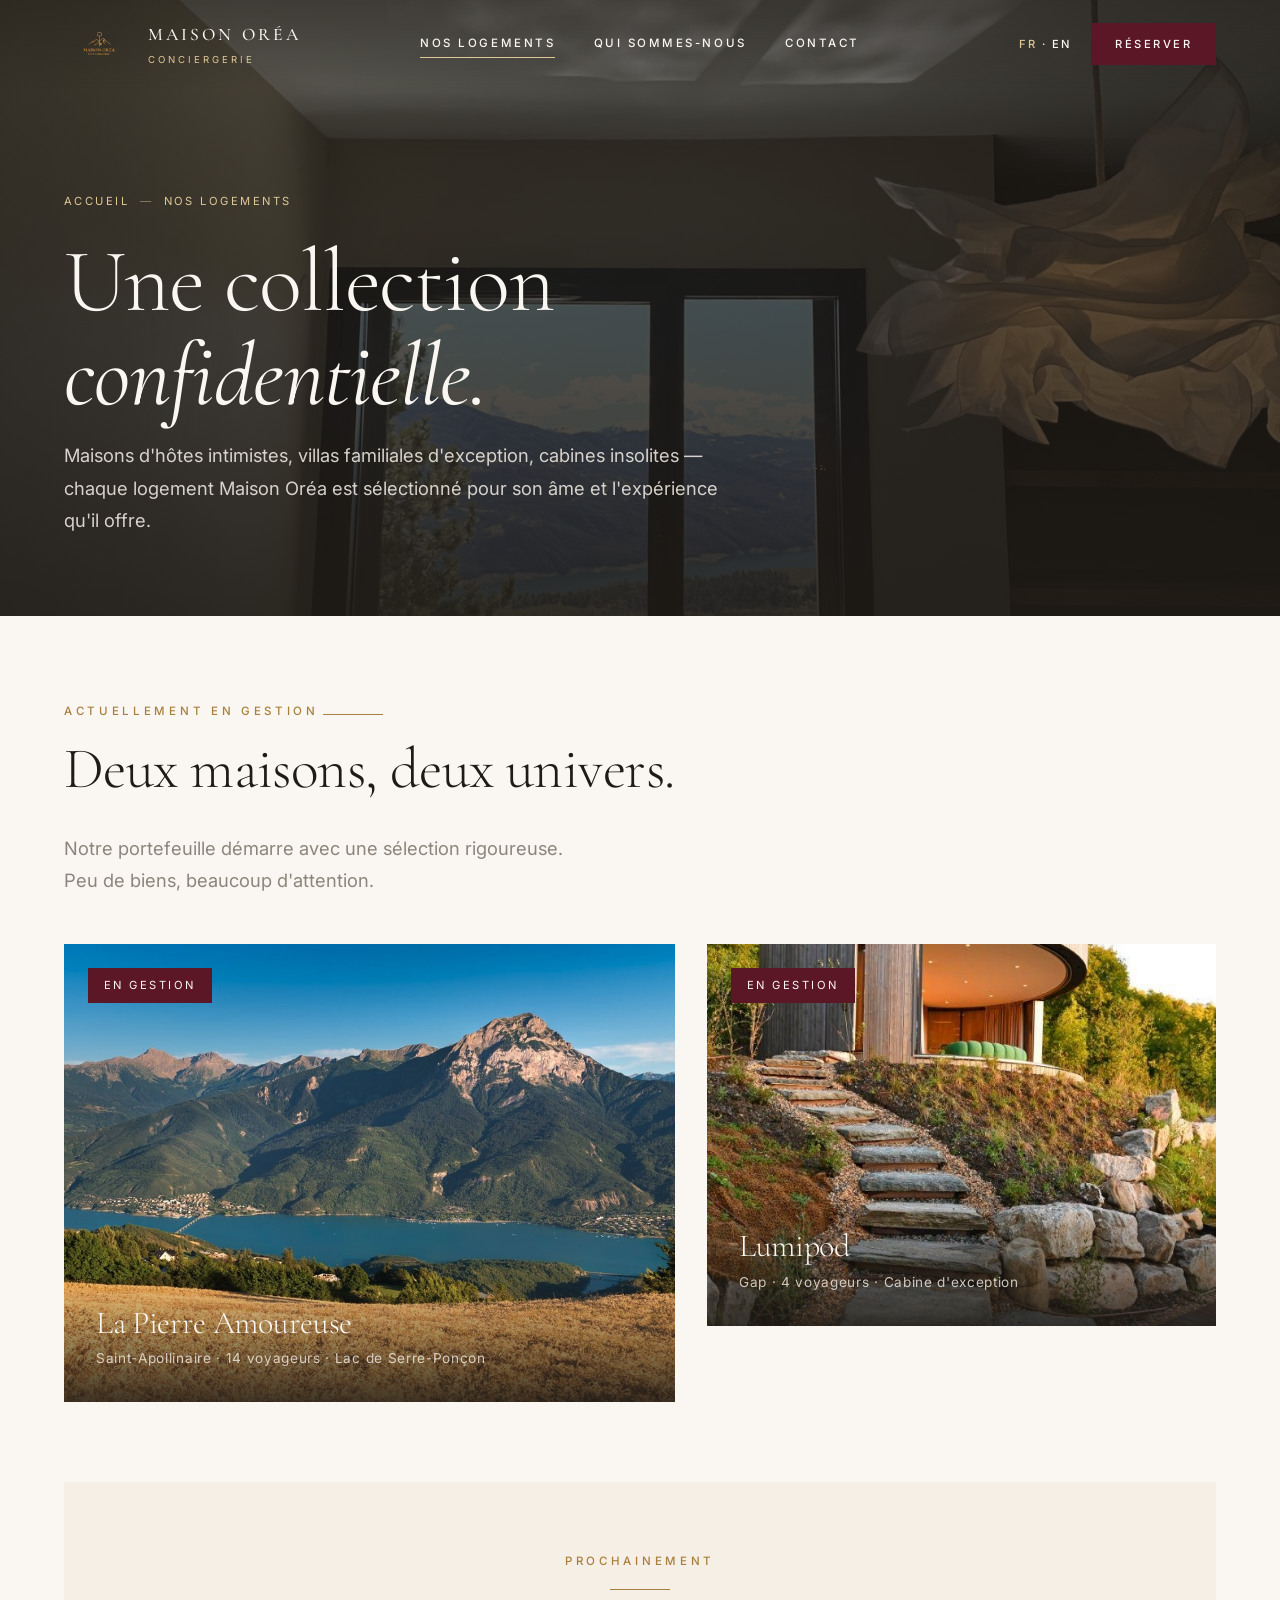
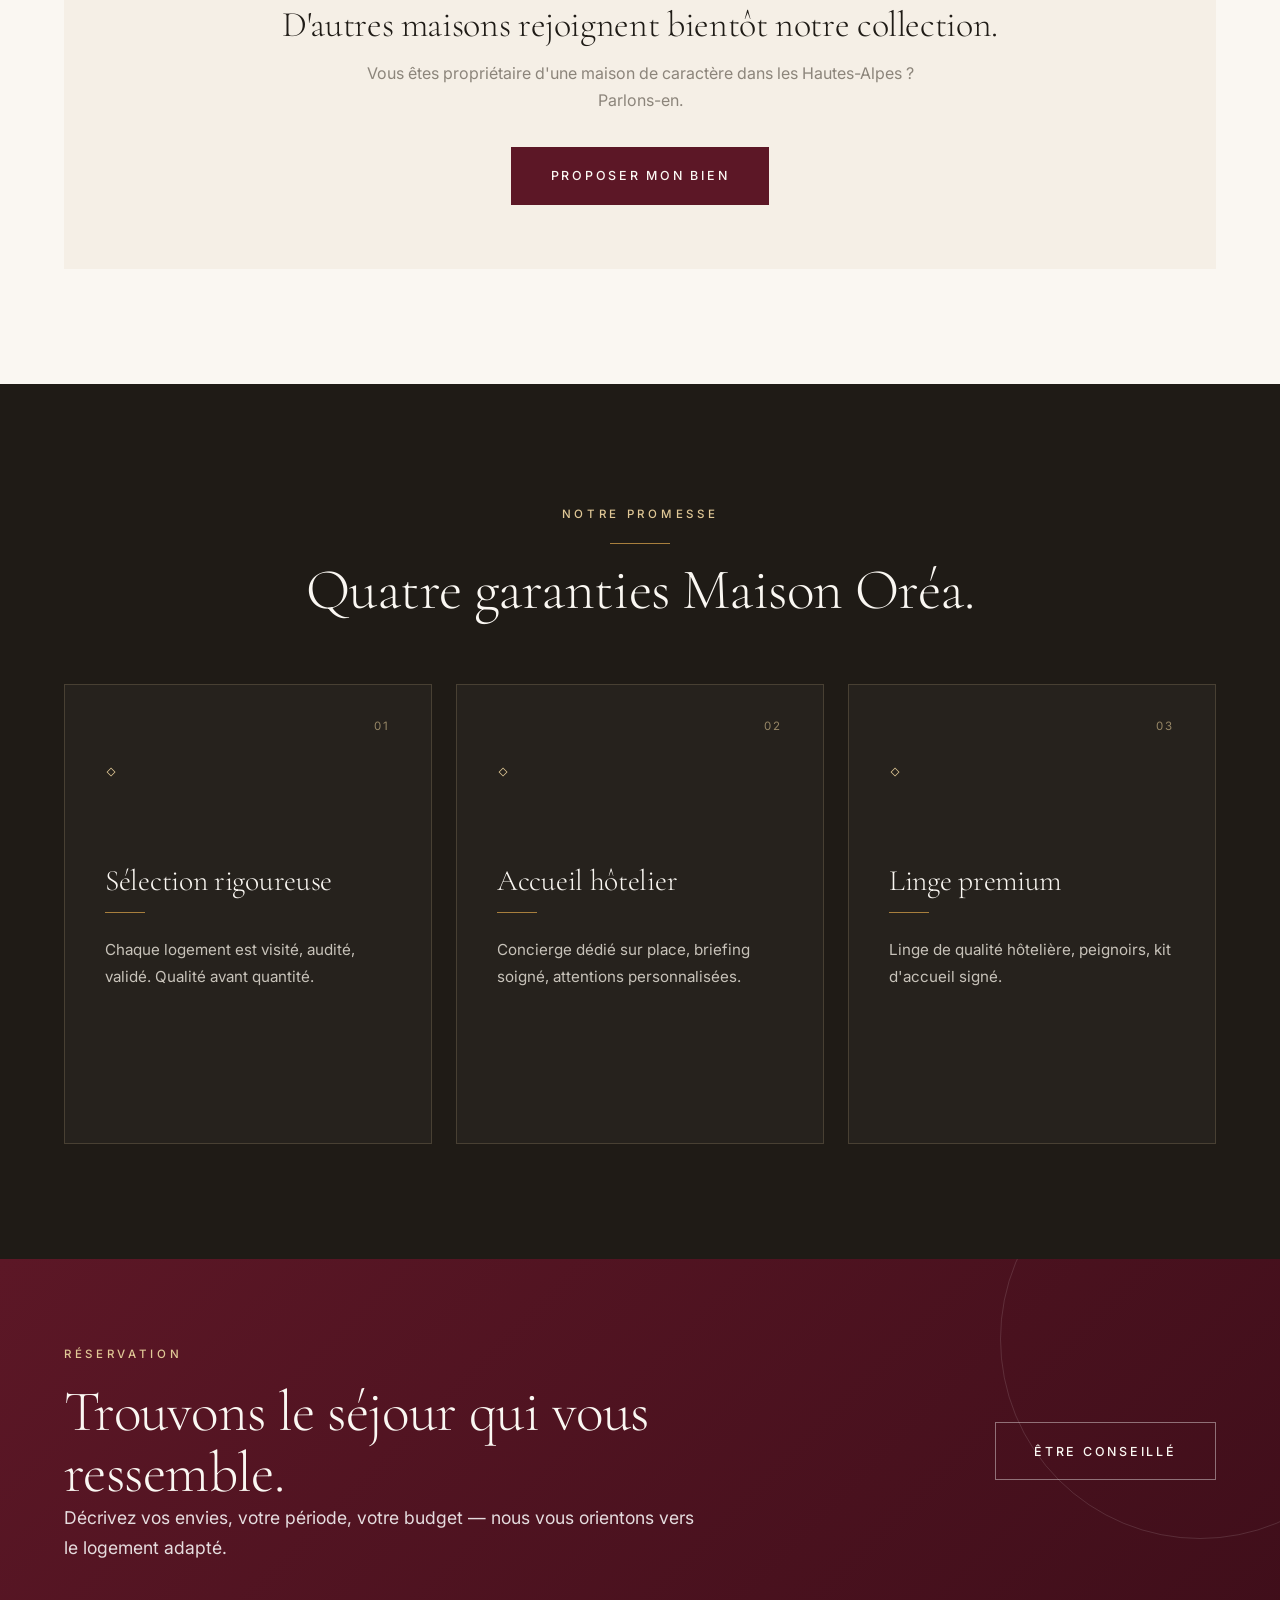
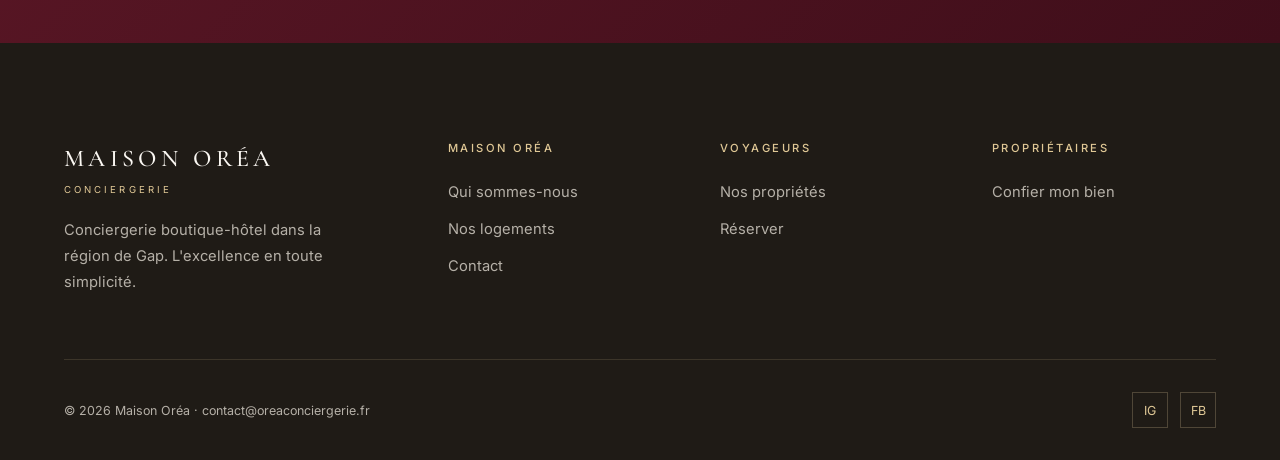
<file: logements.html>
<!DOCTYPE html>
<html lang="fr">
<head>
<meta charset="UTF-8">
<meta name="viewport" content="width=device-width, initial-scale=1.0">
<title>Nos logements — Maison Oréa</title>
<link rel="icon" type="image/png" href="assets/img/logo.png">
<link rel="preconnect" href="https://fonts.googleapis.com"><link rel="preconnect" href="https://fonts.gstatic.com" crossorigin>
<link href="https://fonts.googleapis.com/css2?family=Cormorant+Garamond:ital,wght@0,300;0,400;0,500;0,600;1,400&family=Inter:wght@300;400;500;600&display=swap" rel="stylesheet">
<link rel="stylesheet" href="assets/css/style.css">
</head>
<body>

<header class="site-header scrolled" style="position: sticky;">
  <div class="nav-row">
    <a href="index.html" class="brand"><img src="assets/img/logo.png" alt="Maison Oréa"><span><span class="brand-name">MAISON ORÉA</span><span class="brand-tag">Conciergerie</span></span></a>
    <nav class="main-nav"><a href="logements.html" class="active">Nos logements</a><a href="a-propos.html">Qui sommes-nous</a><a href="contact.html">Contact</a></nav>
    <div class="header-actions"><span class="lang-toggle"><span class="active">FR</span> · EN</span><a href="contact.html" class="btn-header">Réserver</a><button class="menu-toggle"><span></span><span></span><span></span></button></div>
  </div>
</header>
<nav class="mobile-nav"><a href="index.html">Accueil</a><a href="logements.html">Nos logements</a><a href="a-propos.html">Qui sommes-nous</a><a href="contact.html">Contact</a><a href="contact.html" class="mobile-cta">Nous contacter</a></nav>

<section class="page-hero" style="margin-top: -88px;">
  <div class="page-hero-bg"><img src="assets/img/josiane-5.jpg" alt=""></div>
  <div class="page-hero-content">
    <div class="breadcrumb"><a href="index.html">Accueil</a><span class="sep">—</span><span>Nos logements</span></div>
    <h1>Une collection <em class="italic">confidentielle.</em></h1>
    <p class="lead">Maisons d'hôtes intimistes, villas familiales d'exception, cabines insolites — chaque logement Maison Oréa est sélectionné pour son âme et l'expérience qu'il offre.</p>
  </div>
</section>

<!-- Featured properties — large -->
<section style="padding-top: 5rem;">
  <div class="container-wide">
    <div class="lookbook-head fade-up">
      <div>
        <span class="eyebrow">Actuellement en gestion</span>
        <span class="divider"></span>
        <h2 style="margin-top: 1rem;">Deux maisons, deux univers.</h2>
      </div>
      <p class="lead muted" style="max-width: 44ch;">Notre portefeuille démarre avec une sélection rigoureuse. Peu de biens, beaucoup d'attention.</p>
    </div>

    <!-- Big photo cards -->
    <div style="display: grid; grid-template-columns: 1.2fr 1fr; gap: 2rem; margin-bottom: 5rem;" class="fade-up">
      <a href="logement-pierre-amoureuse.html" style="display: block;">
        <div style="position: relative; aspect-ratio: 4/3; overflow: hidden;">
          <img src="assets/img/josiane-1.jpg" alt="La Pierre Amoureuse" style="width: 100%; height: 100%; object-fit: cover; transition: transform 1s var(--ease);">
          <div style="position: absolute; top: 1.5rem; left: 1.5rem; background: var(--bordeaux); color: var(--blanc); padding: 0.5rem 1rem; font-size: 0.7rem; letter-spacing: 0.22em; text-transform: uppercase;">En gestion</div>
          <div style="position: absolute; bottom: 0; left: 0; right: 0; padding: 2rem; background: linear-gradient(transparent, rgba(31,27,22,0.85)); color: var(--blanc);">
            <h3 style="color: var(--blanc); font-size: 2rem; margin-bottom: 0.5rem;">La Pierre Amoureuse</h3>
            <div style="font-size: 0.85rem; letter-spacing: 0.05em; color: rgba(245,239,230,0.8);">Saint-Apollinaire · 14 voyageurs · Lac de Serre-Ponçon</div>
          </div>
        </div>
      </a>
      <a href="logement-pierre-amoureuse.html" style="display: block;">
        <div style="position: relative; aspect-ratio: 4/3; overflow: hidden;">
          <img src="assets/img/michel-1.jpg" alt="Lumipod" style="width: 100%; height: 100%; object-fit: cover; transition: transform 1s var(--ease);">
          <div style="position: absolute; top: 1.5rem; left: 1.5rem; background: var(--bordeaux); color: var(--blanc); padding: 0.5rem 1rem; font-size: 0.7rem; letter-spacing: 0.22em; text-transform: uppercase;">En gestion</div>
          <div style="position: absolute; bottom: 0; left: 0; right: 0; padding: 2rem; background: linear-gradient(transparent, rgba(31,27,22,0.85)); color: var(--blanc);">
            <h3 style="color: var(--blanc); font-size: 2rem; margin-bottom: 0.5rem;">Lumipod</h3>
            <div style="font-size: 0.85rem; letter-spacing: 0.05em; color: rgba(245,239,230,0.8);">Gap · 4 voyageurs · Cabine d'exception</div>
          </div>
        </div>
      </a>
    </div>

    <!-- Soon -->
    <div style="background: var(--creme); padding: 4rem 3rem; text-align: center;" class="fade-up">
      <span class="eyebrow">Prochainement</span>
      <span class="divider divider-center" style="margin-block: 1rem;"></span>
      <h3 style="font-size: 2.25rem; margin-bottom: 1rem;">D'autres maisons rejoignent bientôt notre collection.</h3>
      <p class="muted" style="max-width: 56ch; margin: 0 auto 2rem;">Vous êtes propriétaire d'une maison de caractère dans les Hautes-Alpes ? Parlons-en.</p>
      <a href="contact.html" class="btn btn-primary">Proposer mon bien</a>
    </div>
  </div>
</section>

<!-- Garanties -->
<section class="dark">
  <div class="container">
    <div style="text-align: center; max-width: 720px; margin: 0 auto 4rem;" class="fade-up">
      <span class="eyebrow light">Notre promesse</span>
      <span class="divider divider-center" style="margin-block: 1rem;"></span>
      <h2>Quatre garanties Maison Oréa.</h2>
    </div>
    <div class="services-grid">
      <article class="service-card"><span class="num">01</span><span class="icon">◇</span><h3>Sélection rigoureuse</h3><span class="div-line"></span><p>Chaque logement est visité, audité, validé. Qualité avant quantité.</p></article>
      <article class="service-card"><span class="num">02</span><span class="icon">◇</span><h3>Accueil hôtelier</h3><span class="div-line"></span><p>Concierge dédié sur place, briefing soigné, attentions personnalisées.</p></article>
      <article class="service-card"><span class="num">03</span><span class="icon">◇</span><h3>Linge premium</h3><span class="div-line"></span><p>Linge de qualité hôtelière, peignoirs, kit d'accueil signé.</p></article>
    </div>
  </div>
</section>

<section class="cta-band">
  <div class="container">
    <div class="cta-band-grid">
      <div><span class="eyebrow light">Réservation</span><h2 style="margin-top: 1rem;">Trouvons le séjour qui vous ressemble.</h2><p>Décrivez vos envies, votre période, votre budget — nous vous orientons vers le logement adapté.</p></div>
      <div class="actions"><a href="contact.html" class="btn btn-ghost light">Être conseillé</a></div>
    </div>
  </div>
</section>

<footer class="site-footer">
  <div class="container">
    <div class="footer-grid">
      <div class="footer-brand"><span class="brand-name">MAISON ORÉA</span><span class="brand-tag">Conciergerie</span><p>Conciergerie boutique-hôtel dans la région de Gap. L'excellence en toute simplicité.</p></div>
      <div class="footer-col"><h5>Maison Oréa</h5><ul><li><a href="a-propos.html">Qui sommes-nous</a></li><li><a href="logements.html">Nos logements</a></li><li><a href="contact.html">Contact</a></li></ul></div>
      <div class="footer-col"><h5>Voyageurs</h5><ul><li><a href="logements.html">Nos propriétés</a></li><li><a href="contact.html">Réserver</a></li></ul></div>
      <div class="footer-col"><h5>Propriétaires</h5><ul><li><a href="contact.html">Confier mon bien</a></li></ul></div>
    </div>
    <div class="footer-bottom"><div>© 2026 Maison Oréa · contact@oreaconciergerie.fr</div><div class="social"><a href="#">IG</a><a href="#">FB</a></div></div>
  </div>
</footer>
<script src="assets/js/app.js"></script>
</body>
</html>
</file>
<file: assets/css/style.css>
/* =====================================================
   MAISON ORÉA — VARIANTE 01 · BOUTIQUE-HÔTEL CHALEUREUX
   Esprit : Le Collectionist, Mr & Mrs Smith — photos immersives,
   atmosphère feutrée, alternance sombre/clair, hospitalité haut de gamme
   ===================================================== */

:root {
  --bordeaux: #5C1726;
  --bordeaux-fonce: #3F0E1A;
  --or: #A87F3D;
  --or-pale: #E0C896;
  --creme: #F5EFE6;
  --blanc: #FAF7F2;
  --charbon: #1F1B16;
  --argile: #4A4239;
  --pierre: #8C857B;
  --bordure: #E5DFD3;

  --serif: 'Cormorant Garamond', Georgia, serif;
  --sans: 'Inter', -apple-system, BlinkMacSystemFont, sans-serif;
  --gutter: clamp(1.5rem, 5vw, 5rem);
  --ease: cubic-bezier(0.22, 1, 0.36, 1);
}

*,*::before,*::after { box-sizing: border-box; margin: 0; padding: 0; }
html { scroll-behavior: smooth; }
body {
  font-family: var(--sans); font-size: 16px; line-height: 1.7;
  color: var(--argile); background: var(--blanc);
  -webkit-font-smoothing: antialiased; overflow-x: hidden;
}
img { max-width: 100%; display: block; }
a { color: inherit; text-decoration: none; transition: color 0.3s var(--ease); }
button { font: inherit; cursor: pointer; border: 0; background: none; }

h1,h2,h3,h4 { font-family: var(--serif); font-weight: 300; color: var(--charbon); line-height: 1.05; letter-spacing: -0.01em; }
h1 { font-size: clamp(3rem, 7vw, 6.5rem); }
h2 { font-size: clamp(2rem, 4.5vw, 3.75rem); }
h3 { font-size: clamp(1.5rem, 2.5vw, 2.25rem); }
h4 { font-size: 1.4rem; }

.eyebrow {
  font-size: 0.72rem; font-weight: 500; letter-spacing: 0.32em;
  text-transform: uppercase; color: var(--or); display: inline-block;
}
.eyebrow.light { color: var(--or-pale); }
.lead { font-size: 1.15rem; line-height: 1.75; color: var(--argile); }
.muted { color: var(--pierre); }
.italic { font-family: var(--serif); font-style: italic; font-weight: 400; }

.container { max-width: 1280px; margin: 0 auto; padding-inline: var(--gutter); }
.container-wide { max-width: 1600px; margin: 0 auto; padding-inline: var(--gutter); }
.container-narrow { max-width: 880px; margin: 0 auto; padding-inline: var(--gutter); }
section { padding-block: clamp(4rem, 9vw, 8rem); position: relative; }

.divider { width: 60px; height: 1px; background: var(--or); display: inline-block; }
.divider-center { margin-inline: auto; display: block; }

/* ---------- Buttons ---------- */
.btn {
  display: inline-flex; align-items: center; gap: 0.75rem;
  padding: 1.1rem 2.4rem;
  font-size: 0.78rem; font-weight: 500; letter-spacing: 0.22em; text-transform: uppercase;
  border: 1px solid transparent; transition: all 0.4s var(--ease);
}
.btn-primary { background: var(--bordeaux); color: var(--blanc); }
.btn-primary:hover { background: var(--bordeaux-fonce); }
.btn-ghost { background: transparent; color: var(--charbon); border-color: var(--charbon); }
.btn-ghost:hover { background: var(--charbon); color: var(--blanc); }
.btn-ghost.light { color: var(--blanc); border-color: rgba(255,255,255,0.4); }
.btn-ghost.light:hover { background: var(--blanc); color: var(--charbon); }

.link-arrow {
  display: inline-flex; align-items: center; gap: 0.7rem;
  font-size: 0.78rem; font-weight: 500; letter-spacing: 0.22em; text-transform: uppercase;
  color: var(--charbon); padding-bottom: 4px; position: relative;
}
.link-arrow::after { content: ''; position: absolute; left: 0; right: 0; bottom: 0; height: 1px; background: currentColor; transform: scaleX(0); transform-origin: right; transition: transform 0.4s var(--ease); }
.link-arrow:hover::after { transform: scaleX(1); transform-origin: left; }
.link-arrow.light { color: var(--or-pale); }

/* ---------- Header ---------- */
.site-header {
  position: fixed; inset: 0 0 auto 0; z-index: 100;
  padding: 1.25rem var(--gutter);
  background: linear-gradient(180deg, rgba(31,27,22,0.4), rgba(31,27,22,0));
  transition: all 0.4s var(--ease);
}
.site-header.scrolled {
  background: var(--blanc);
  border-bottom: 1px solid var(--bordure);
  padding-block: 0.85rem;
}
.site-header.scrolled .main-nav a,
.site-header.scrolled .brand-name,
.site-header.scrolled .lang-toggle { color: var(--charbon); }
.site-header.scrolled .brand-tag { color: var(--or); }
.nav-row { max-width: 1600px; margin: 0 auto; display: grid; grid-template-columns: 1fr auto 1fr; align-items: center; gap: 1.5rem; }
.brand { display: inline-flex; align-items: center; gap: 0.85rem; }
.brand img { height: 40px; }
.brand-name { font-family: var(--serif); font-weight: 500; font-size: 1.1rem; letter-spacing: 0.18em; color: var(--blanc); }
.brand-tag { font-size: 0.6rem; letter-spacing: 0.32em; text-transform: uppercase; color: var(--or-pale); display: block; margin-top: 2px; }

.main-nav { display: flex; gap: 2.4rem; justify-content: center; }
.main-nav a { font-size: 0.72rem; font-weight: 500; letter-spacing: 0.22em; text-transform: uppercase; color: var(--blanc); position: relative; padding-block: 4px; }
.main-nav a::after { content: ''; position: absolute; bottom: 0; left: 50%; width: 0; height: 1px; background: var(--or-pale); transition: all 0.3s var(--ease); }
.main-nav a:hover::after, .main-nav a.active::after { width: 100%; left: 0; }

.header-actions { display: flex; align-items: center; gap: 1.25rem; justify-content: flex-end; }
.lang-toggle { font-size: 0.7rem; letter-spacing: 0.18em; text-transform: uppercase; color: var(--blanc); font-weight: 500; }
.lang-toggle .active { color: var(--or-pale); }

.btn-header {
  padding: 0.7rem 1.5rem; font-size: 0.7rem; font-weight: 500; letter-spacing: 0.22em; text-transform: uppercase;
  background: var(--bordeaux); color: var(--blanc); transition: all 0.3s var(--ease);
}
.btn-header:hover { background: var(--bordeaux-fonce); }

.menu-toggle { display: none; flex-direction: column; gap: 5px; padding: 8px; }
.menu-toggle span { display: block; width: 22px; height: 1px; background: var(--blanc); transition: all 0.3s var(--ease); }
.site-header.scrolled .menu-toggle span { background: var(--charbon); }
.menu-toggle.open span:nth-child(1) { transform: translateY(6px) rotate(45deg); }
.menu-toggle.open span:nth-child(2) { opacity: 0; }
.menu-toggle.open span:nth-child(3) { transform: translateY(-6px) rotate(-45deg); }
@media (max-width: 1024px) {
  .main-nav, .lang-toggle, .btn-header { display: none; }
  .nav-row { grid-template-columns: auto 1fr; }
  .header-actions { justify-content: flex-end; }
  .menu-toggle { display: inline-flex; }
}

.mobile-nav { position: fixed; inset: 0; background: var(--charbon); z-index: 99; transform: translateY(-100%); transition: transform 0.6s var(--ease); display: flex; flex-direction: column; padding: 110px var(--gutter); gap: 1rem; }
.mobile-nav.open { transform: translateY(0); }
.mobile-nav a { font-family: var(--serif); font-size: 2.25rem; color: var(--blanc); font-weight: 300; padding-block: 0.85rem; border-bottom: 1px solid rgba(224,200,150,0.15); }
.mobile-nav .mobile-cta { background: var(--bordeaux); padding: 1rem 1.5rem; text-align: center; font-family: var(--sans); font-size: 0.78rem; letter-spacing: 0.22em; text-transform: uppercase; border: 0; margin-top: 1rem; }

/* ---------- HERO IMMERSIF ---------- */
.hero {
  position: relative; height: 100vh; min-height: 700px;
  display: flex; align-items: flex-end; padding: 8rem var(--gutter) 5rem;
  color: var(--blanc); overflow: hidden;
}
.hero-bg { position: absolute; inset: 0; z-index: 0; }
.hero-bg img { width: 100%; height: 100%; object-fit: cover; transform: scale(1.05); animation: heroZoom 16s var(--ease) forwards; }
@keyframes heroZoom { to { transform: scale(1); } }
.hero-bg::after {
  content: ''; position: absolute; inset: 0;
  background: linear-gradient(180deg, rgba(31,27,22,0.25) 0%, rgba(31,27,22,0.55) 60%, rgba(31,27,22,0.85) 100%);
}
.hero-content { position: relative; z-index: 2; max-width: 1600px; margin: 0 auto; width: 100%; }
.hero-eyebrow { color: var(--or-pale); margin-bottom: 1.75rem; font-size: 0.78rem; }
.hero-title { color: var(--blanc); font-size: clamp(3rem, 8.5vw, 8.5rem); font-weight: 300; line-height: 0.95; max-width: 18ch; margin-bottom: 1.5rem; }
.hero-title em { font-style: italic; color: var(--or-pale); }
.hero-row { display: grid; grid-template-columns: 1.2fr 1fr; gap: 3rem; align-items: end; max-width: 1200px; margin-top: 2rem; }
.hero-desc { font-size: 1.1rem; line-height: 1.75; color: rgba(245,239,230,0.85); max-width: 50ch; }
.hero-actions { display: flex; gap: 1rem; flex-wrap: wrap; margin-top: 2rem; }

.hero-marquee {
  position: absolute; left: 0; right: 0; bottom: 0; z-index: 3;
  background: var(--bordeaux); color: var(--blanc);
  padding: 1rem var(--gutter); overflow: hidden;
  font-size: 0.78rem; letter-spacing: 0.32em; text-transform: uppercase;
}
.hero-marquee-track { display: inline-block; white-space: nowrap; animation: marquee 30s linear infinite; }
.hero-marquee-track span { margin-inline: 1.5rem; }
.hero-marquee-track .sep { color: var(--or-pale); }
@keyframes marquee { from { transform: translateX(0); } to { transform: translateX(-50%); } }
@media (max-width: 768px) { .hero { min-height: 90vh; } .hero-row { grid-template-columns: 1fr; } }

/* ---------- Editorial alternant ---------- */
.editorial-block {
  display: grid; grid-template-columns: 1fr 1fr; gap: 5rem; align-items: center;
  padding-block: clamp(3rem, 6vw, 6rem);
}
.editorial-block.reverse { direction: rtl; }
.editorial-block.reverse > * { direction: ltr; }
.editorial-text { max-width: 520px; }
.editorial-text h2 { margin-bottom: 1.5rem; }
.editorial-text p { margin-bottom: 1.25rem; line-height: 1.85; }
.editorial-image { position: relative; aspect-ratio: 4/5; overflow: hidden; }
.editorial-image img { width: 100%; height: 100%; object-fit: cover; transition: transform 1.2s var(--ease); }
.editorial-image:hover img { transform: scale(1.04); }
.editorial-image .caption {
  position: absolute; bottom: 2rem; left: 2rem;
  background: var(--blanc); padding: 0.75rem 1.25rem;
  font-size: 0.7rem; letter-spacing: 0.22em; text-transform: uppercase; color: var(--charbon);
}
@media (max-width: 1024px) { .editorial-block { grid-template-columns: 1fr; gap: 3rem; } .editorial-block.reverse { direction: ltr; } }

/* ---------- Section pleine largeur (full-bleed photo) ---------- */
.fullbleed {
  position: relative; min-height: 80vh;
  display: flex; align-items: center; justify-content: center;
  overflow: hidden; padding: 5rem var(--gutter);
}
.fullbleed-bg { position: absolute; inset: 0; }
.fullbleed-bg img { width: 100%; height: 100%; object-fit: cover; }
.fullbleed-bg::after { content: ''; position: absolute; inset: 0; background: rgba(31,27,22,0.55); }
.fullbleed-content { position: relative; z-index: 2; max-width: 720px; text-align: center; color: var(--blanc); }
.fullbleed-content h2 { color: var(--blanc); font-size: clamp(2.5rem, 6vw, 5rem); margin-bottom: 1.5rem; }
.fullbleed-content .italic { color: var(--or-pale); }
.fullbleed-content p { font-size: 1.15rem; color: rgba(245,239,230,0.85); margin-bottom: 2rem; }

/* ---------- Lookbook horizontal scroll ---------- */
.lookbook-head { display: flex; justify-content: space-between; align-items: end; margin-bottom: 3rem; gap: 2rem; flex-wrap: wrap; }
.h-scroll {
  display: flex; gap: 1.5rem; overflow-x: auto; scroll-snap-type: x mandatory;
  cursor: grab; padding-bottom: 1rem; scrollbar-width: thin;
}
.h-scroll:active { cursor: grabbing; }
.h-scroll::-webkit-scrollbar { height: 4px; }
.h-scroll::-webkit-scrollbar-track { background: var(--bordure); }
.h-scroll::-webkit-scrollbar-thumb { background: var(--or); }
.h-scroll-card {
  flex: 0 0 clamp(280px, 30vw, 460px); scroll-snap-align: start;
  display: flex; flex-direction: column; gap: 1rem;
}
.h-scroll-card .img-wrap { aspect-ratio: 3/4; overflow: hidden; background: var(--creme); }
.h-scroll-card img { width: 100%; height: 100%; object-fit: cover; transition: transform 1s var(--ease); }
.h-scroll-card:hover img { transform: scale(1.04); }
.h-scroll-card h3 { font-size: 1.5rem; }
.h-scroll-card .meta { font-size: 0.85rem; color: var(--pierre); margin-top: 0.25rem; }
.h-scroll-card .badge {
  position: absolute; top: 1rem; left: 1rem;
  background: var(--bordeaux); color: var(--blanc); padding: 0.4rem 0.85rem;
  font-size: 0.65rem; letter-spacing: 0.22em; text-transform: uppercase; z-index: 2;
}
.h-scroll-card .pos { position: relative; }

/* ---------- Sections sombres ---------- */
.dark {
  background: var(--charbon); color: var(--blanc);
}
.dark h2, .dark h3 { color: var(--blanc); }
.dark .lead { color: rgba(245,239,230,0.8); }
.dark .muted { color: rgba(245,239,230,0.6); }

.services-grid { display: grid; grid-template-columns: repeat(3, 1fr); gap: 1.5rem; }
.service-card {
  position: relative; padding: 3rem 2.5rem;
  background: rgba(255,255,255,0.03); border: 1px solid rgba(224,200,150,0.18);
  transition: all 0.5s var(--ease); min-height: 460px;
  display: flex; flex-direction: column;
}
.service-card:hover { background: rgba(168,127,61,0.08); border-color: rgba(224,200,150,0.45); transform: translateY(-4px); }
.service-card .num { position: absolute; top: 2rem; right: 2.5rem; font-size: 0.72rem; letter-spacing: 0.22em; color: rgba(224,200,150,0.6); }
.service-card .icon { font-family: var(--serif); font-size: 2.5rem; color: var(--or-pale); margin-bottom: 4rem; }
.service-card h3 { color: var(--blanc); margin-bottom: 1rem; font-size: 1.85rem; }
.service-card .div-line { width: 40px; height: 1px; background: var(--or); margin-bottom: 1.5rem; }
.service-card p { color: rgba(245,239,230,0.78); font-size: 0.95rem; flex: 1; line-height: 1.75; }
.service-card .more { margin-top: 1.5rem; }
@media (max-width: 1024px) { .services-grid { grid-template-columns: 1fr; } .service-card { min-height: auto; } }

/* ---------- Stats ribbon ---------- */
.ribbon {
  background: var(--bordeaux-fonce); color: var(--blanc);
  padding-block: 4rem;
}
.ribbon-grid { display: grid; grid-template-columns: repeat(4, 1fr); gap: 2rem; }
.ribbon-item { text-align: center; border-right: 1px solid rgba(224,200,150,0.2); padding: 1rem; }
.ribbon-item:last-child { border-right: 0; }
.ribbon-item .label { font-family: var(--serif); font-size: 1.5rem; color: var(--or-pale); font-weight: 300; line-height: 1.2; }
.ribbon-item .desc { font-size: 0.7rem; letter-spacing: 0.22em; text-transform: uppercase; color: rgba(245,239,230,0.7); margin-top: 0.75rem; }
@media (max-width: 768px) { .ribbon-grid { grid-template-columns: repeat(2, 1fr); } .ribbon-item { border-right: 0; } }

/* ---------- CTA band ---------- */
.cta-band {
  background: var(--bordeaux); color: var(--blanc);
  padding-block: 5rem; position: relative; overflow: hidden;
}
.cta-band::before {
  content: ''; position: absolute; inset: 0;
  background: linear-gradient(135deg, var(--bordeaux) 0%, var(--bordeaux-fonce) 100%);
}
.cta-band::after {
  content: ''; position: absolute; right: -120px; top: -120px; width: 400px; height: 400px;
  border: 1px solid rgba(255,255,255,0.12); border-radius: 50%;
}
.cta-band > .container { position: relative; z-index: 2; }
.cta-band-grid { display: grid; grid-template-columns: 1.4fr 1fr; gap: 3rem; align-items: center; }
.cta-band h2 { color: var(--blanc); }
.cta-band p { color: rgba(255,255,255,0.85); font-size: 1.1rem; }
.cta-band .actions { display: flex; gap: 1rem; flex-wrap: wrap; justify-content: flex-end; }
@media (max-width: 768px) { .cta-band-grid { grid-template-columns: 1fr; } .cta-band .actions { justify-content: flex-start; } }

/* ---------- Footer ---------- */
.site-footer { background: var(--charbon); color: rgba(245,239,230,0.7); padding: 6rem 0 2rem; }
.footer-grid { display: grid; grid-template-columns: 1.5fr 1fr 1fr 1fr; gap: 3rem; margin-bottom: 4rem; }
.footer-brand .brand-name { color: var(--blanc); font-size: 1.5rem; }
.footer-brand .brand-tag { color: var(--or-pale); }
.footer-brand p { margin-top: 1.25rem; font-size: 0.92rem; max-width: 30ch; line-height: 1.75; }
.footer-col h5 { font-size: 0.7rem; letter-spacing: 0.22em; text-transform: uppercase; color: var(--or-pale); margin-bottom: 1.25rem; font-weight: 500; }
.footer-col ul { list-style: none; }
.footer-col ul li { margin-bottom: 0.6rem; }
.footer-col ul a { font-size: 0.92rem; }
.footer-col ul a:hover { color: var(--or-pale); }
.footer-bottom { display: flex; justify-content: space-between; align-items: center; padding-top: 2rem; border-top: 1px solid rgba(224,200,150,0.15); font-size: 0.78rem; flex-wrap: wrap; gap: 1rem; }
.footer-bottom .social { display: flex; gap: 0.75rem; }
.footer-bottom .social a { width: 36px; height: 36px; border: 1px solid rgba(224,200,150,0.25); display: inline-flex; align-items: center; justify-content: center; color: var(--or-pale); font-size: 0.78rem; transition: all 0.3s var(--ease); }
.footer-bottom .social a:hover { background: var(--or); border-color: var(--or); color: var(--blanc); }
@media (max-width: 1024px) { .footer-grid { grid-template-columns: 1fr 1fr; } }
@media (max-width: 600px) { .footer-grid { grid-template-columns: 1fr; gap: 2.5rem; } .footer-bottom { flex-direction: column; text-align: center; } }

/* ---------- Page hero (inner pages) ---------- */
.page-hero {
  position: relative; padding: 12rem var(--gutter) 5rem; min-height: 60vh;
  background: var(--charbon); color: var(--blanc); overflow: hidden;
  display: flex; align-items: flex-end;
}
.page-hero-bg { position: absolute; inset: 0; }
.page-hero-bg img { width: 100%; height: 100%; object-fit: cover; opacity: 0.65; }
.page-hero-bg::after { content: ''; position: absolute; inset: 0; background: linear-gradient(180deg, rgba(31,27,22,0.4), rgba(31,27,22,0.85)); }
.page-hero-content { position: relative; z-index: 2; max-width: 1600px; margin: 0 auto; width: 100%; }
.page-hero h1 { color: var(--blanc); margin-bottom: 1rem; max-width: 18ch; }
.page-hero .lead { color: rgba(245,239,230,0.85); max-width: 56ch; }
.breadcrumb { font-size: 0.7rem; letter-spacing: 0.22em; text-transform: uppercase; color: var(--or-pale); margin-bottom: 1.5rem; display: flex; gap: 0.65rem; align-items: center; }
.breadcrumb .sep { color: rgba(224,200,150,0.5); }
.breadcrumb a { color: var(--or-pale); }

/* ---------- Animations ---------- */
.fade-up, .fade-in { opacity: 0; transition: opacity 0.9s var(--ease), transform 0.9s var(--ease); }
.fade-up { transform: translateY(28px); }
.fade-up.in, .fade-in.in { opacity: 1; transform: translateY(0); }

@media (prefers-reduced-motion: reduce) {
  *,*::before,*::after { animation-duration: 0.01ms !important; transition-duration: 0.01ms !important; }
  .fade-up, .fade-in { opacity: 1; transform: none; }
}

/* ---------- Form (contact / booking) ---------- */
.form { background: var(--creme); padding: 3rem; }
.form h3 { font-size: 1.85rem; margin-bottom: 0.5rem; }
.field { margin-bottom: 1.5rem; }
.field label { display: block; font-size: 0.7rem; font-weight: 500; letter-spacing: 0.22em; text-transform: uppercase; color: var(--argile); margin-bottom: 0.6rem; }
.field input, .field select, .field textarea { width: 100%; padding: 0.95rem 1rem; border: 1px solid var(--bordure); background: var(--blanc); font-family: var(--sans); font-size: 0.95rem; color: var(--charbon); }
.field input:focus, .field select:focus, .field textarea:focus { outline: 0; border-color: var(--bordeaux); }
.field-row { display: grid; grid-template-columns: 1fr 1fr; gap: 1rem; }

/* ---------- Logement detail ---------- */
.lodge-gallery { display: grid; grid-template-columns: 2fr 1fr 1fr; grid-template-rows: 1fr 1fr; gap: 0.75rem; height: 600px; margin-bottom: 4rem; }
.lodge-gallery > div { overflow: hidden; }
.lodge-gallery img { width: 100%; height: 100%; object-fit: cover; }
.lodge-gallery > div:first-child { grid-row: span 2; }
@media (max-width: 768px) { .lodge-gallery { grid-template-columns: 1fr; grid-template-rows: 280px; height: auto; } .lodge-gallery > div:first-child { grid-row: auto; } }

.amenity-grid { display: grid; grid-template-columns: repeat(2, 1fr); gap: 0.5rem 2.5rem; }
.amenity { display: flex; gap: 0.85rem; padding: 0.7rem 0; border-bottom: 1px solid var(--bordure); font-size: 0.95rem; color: var(--argile); }
.amenity span { color: var(--bordeaux); font-family: var(--serif); font-size: 1.1rem; }


/* ============================================
   PATCH RESPONSIVE MOBILE (ajout v2)
   ============================================ */
@media (max-width: 768px) {
  /* Forms : champs en 1 colonne au lieu de 2 */
  .field-row { grid-template-columns: 1fr; gap: 0; }

  /* Amenity grid en 1 colonne */
  .amenity-grid { grid-template-columns: 1fr; gap: 0; }

  /* Cible les inline styles grid 2-3-4 cols → 1 col mobile */
  div[style*="grid-template-columns: 1fr 1fr"],
  div[style*="grid-template-columns: repeat(3"],
  div[style*="grid-template-columns: repeat(4"] {
    grid-template-columns: 1fr !important;
    gap: 1.5rem !important;
  }
}

@media (max-width: 600px) {
  /* V1 : ribbon-grid en 1 col sur petit mobile */
  .ribbon-grid { grid-template-columns: 1fr; gap: 1rem; }
}
</file>
